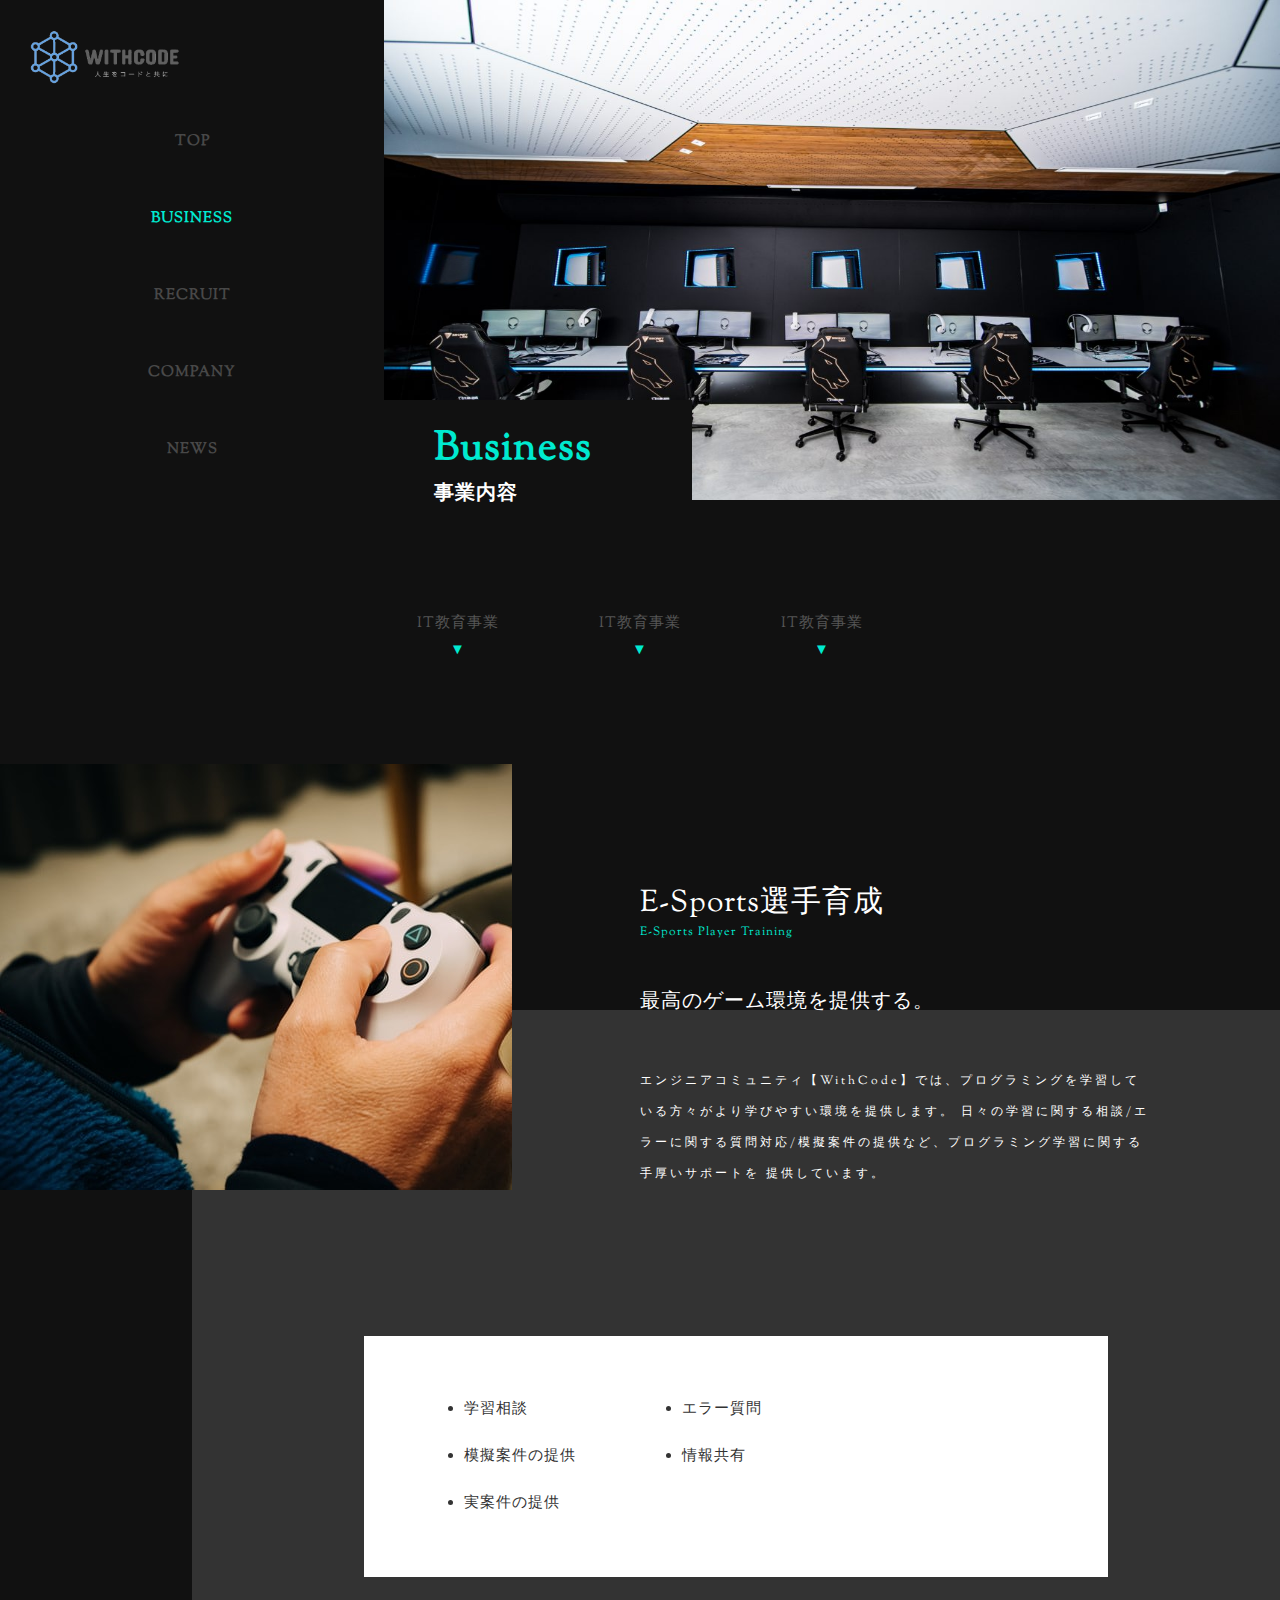
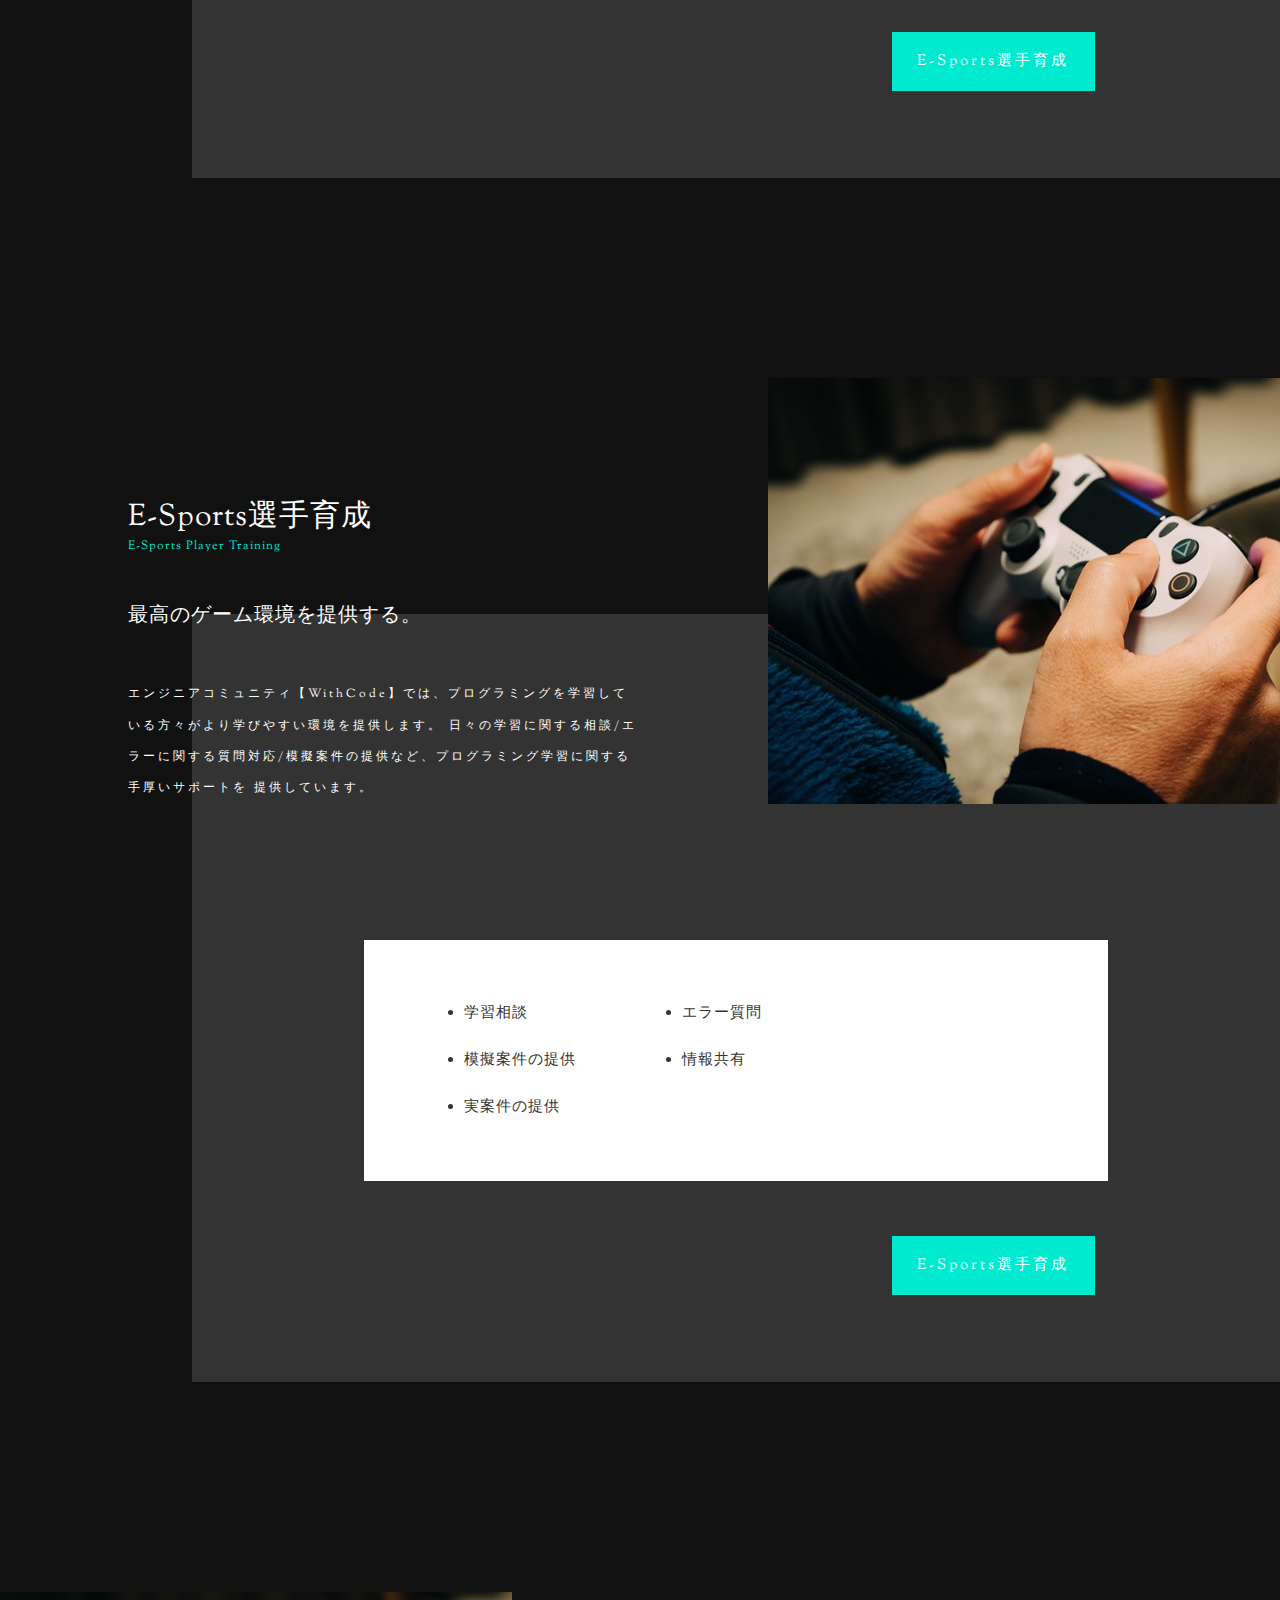
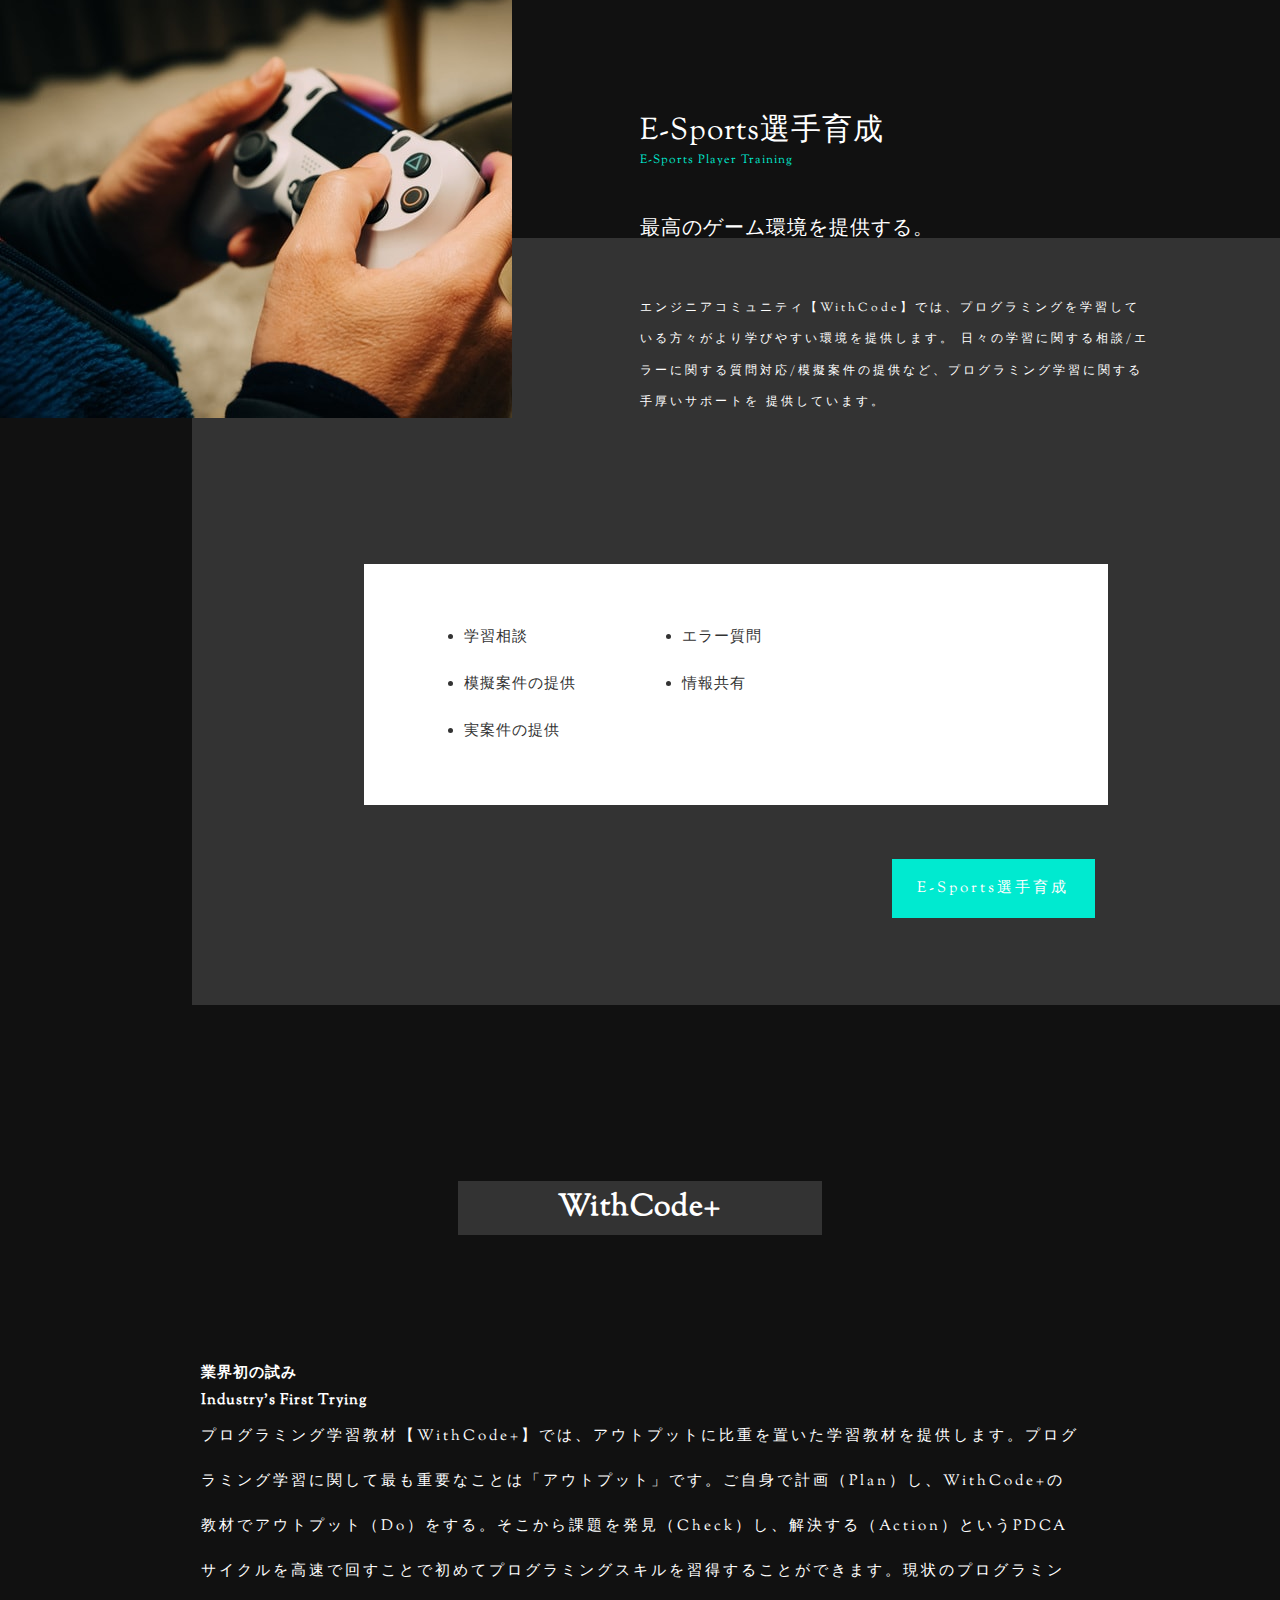
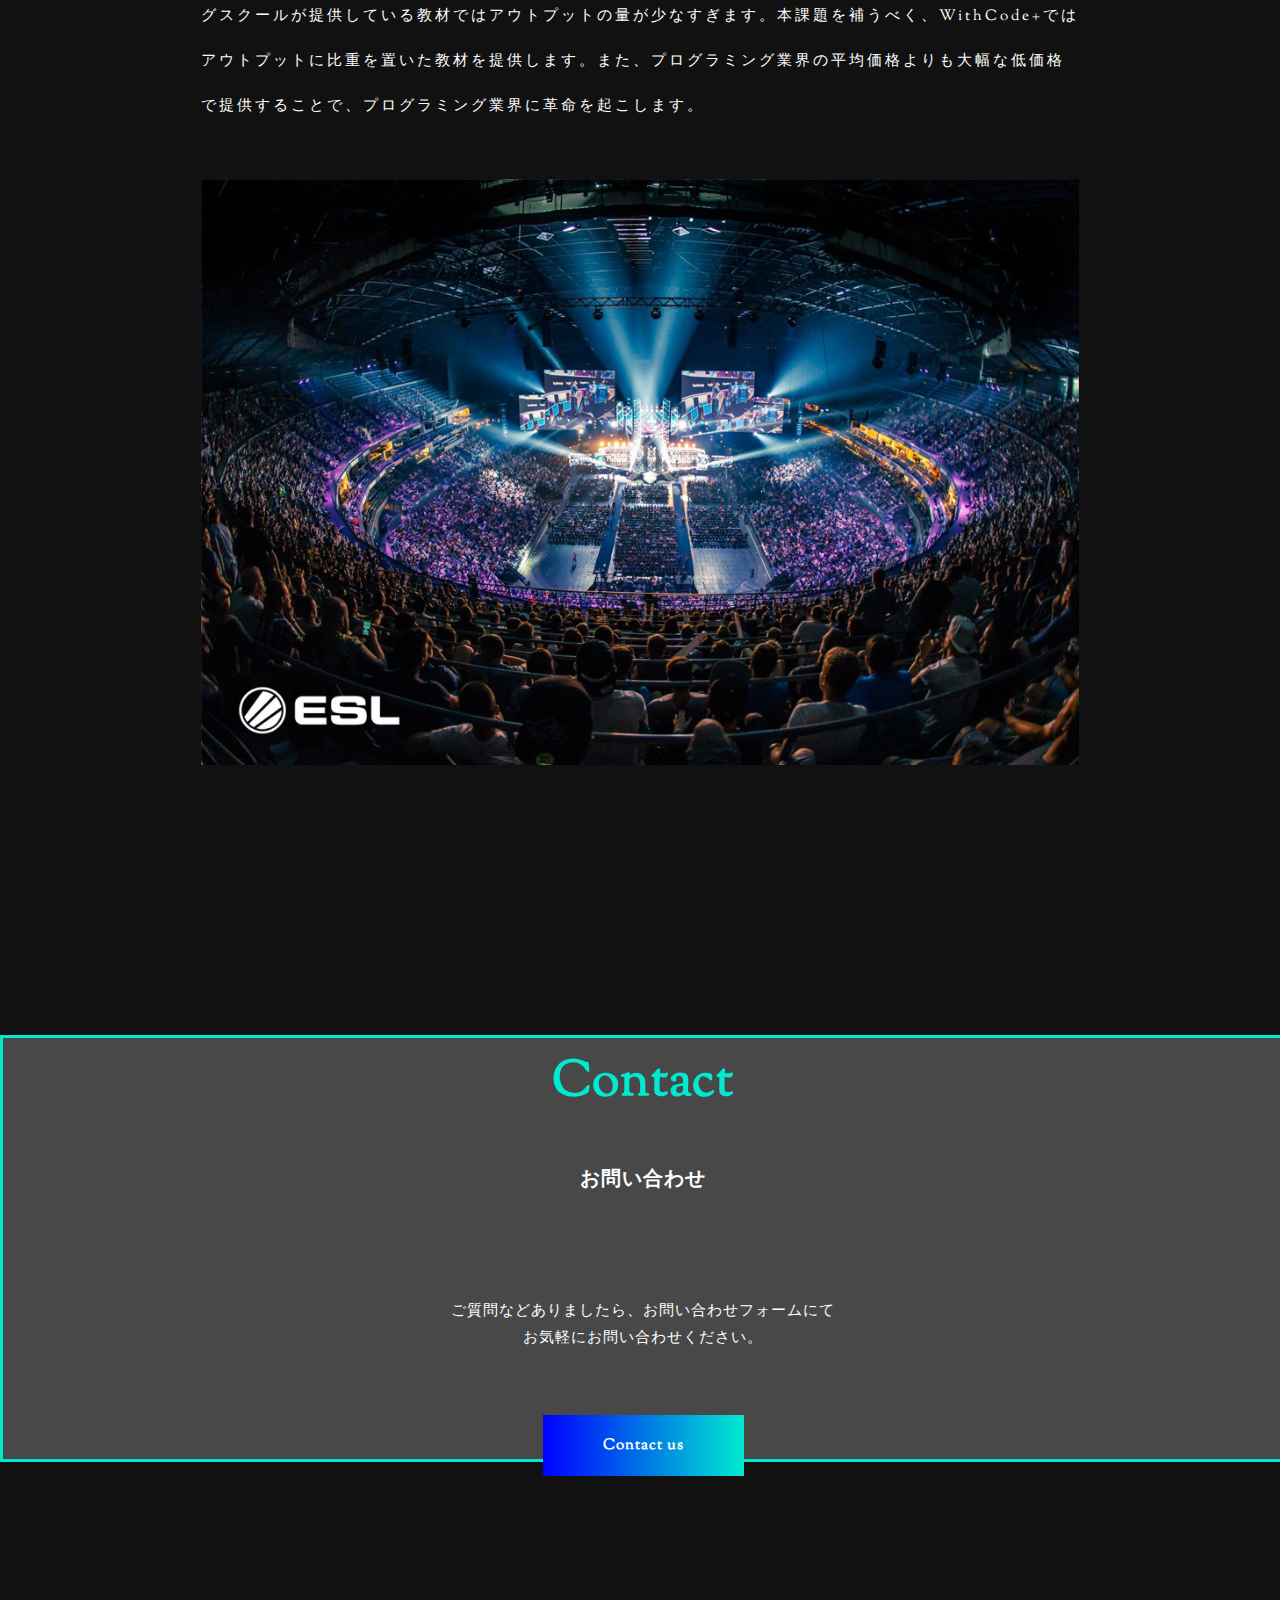
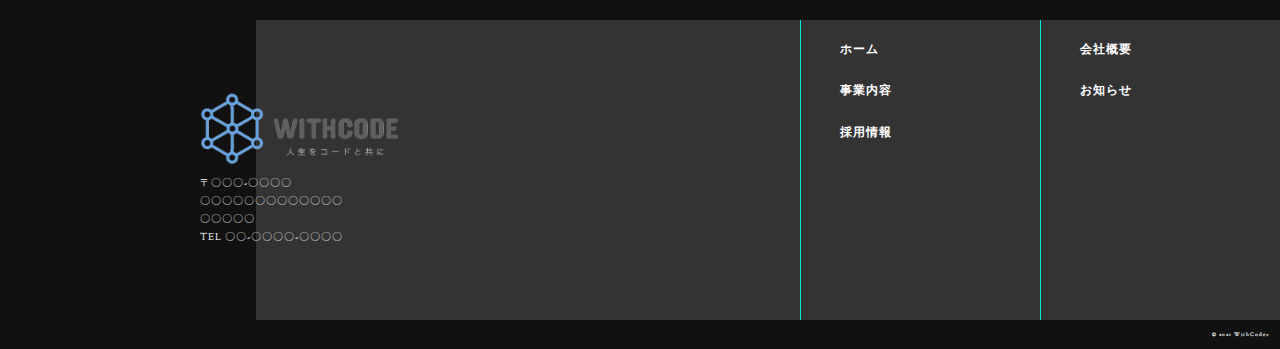
<file: html/business.html>
<!DOCTYPE html>
<html>

<head>
  <meta charset="UTF-8">
  <title>プログラミング教材「WithCode+」</title>
  <meta name="description" content="「人生をコードと共に」というビジョンを達成するべく、皆さんのプログラミング学習をサポートします。">
  <meta name="keywords" content="IT,プログラミング,コミュニティ">
  <meta name="viewport" content="width=device-width, initial-scale=1.0">
  <meta property="og:title" content="プログラミング教材「WithCode+」">
  <meta property="og:type" content="article">
  <meta property="og:url" content="https://withcode-plus.tech">
  <meta property="og:image" content="img/logo.png">
  <meta property="og:description" content="「人生をコードと共に」というビジョンを達成するべく、皆さんのプログラミング学習をサポートします。">
  <meta property="og:site_name" content="プログラミング教材">
  <link rel="icon" href="../favicon.ico">
  <link rel="apple-touch-icon" sizes="180×180" href="../img/logo.png">
  <link rel="stylesheet" type="text/css" href="../css/reset.css">
  <link rel="stylesheet" type="text/css" href="../css/commom1.css">
  <link rel="stylesheet" type="text/css" href="../css/common2.css">
  <link rel="stylesheet" type="text/css" href="../css/business.css">
  <link rel="preconnect" href="https://fonts.googleapis.com">
  <link rel="preconnect" href="https://fonts.gstatic.com" crossorigin>
  <link href="https://fonts.googleapis.com/css2?family=Sorts+Mill+Goudy&display=swap" rel="stylesheet">

</head>
<body>
  <header>
    <div class="header-all">
      <div class="header-inner">
        <img src="../img/logo.png" alt="ロゴ画像">
        <nav>
          <ul>
            <li><a href="../index.html">TOP</a></li>
            <li><a href="business.html" class="color">BUSINESS</a></li>
            <li><a href="recruit.html">RECRUIT</a></li>
            <li><a href="company.html">COMPANY</a></li>
            <li><a href="news.html">NEWS</a></li>
          </ul>
        </nav>
      </div>
      <div class="top-inner">
        <img src="../img/BUSINESS-TOP.jpg" alt="トップ画像">
        <div class="top-title">
          <h1>Business<br><small>事業内容</small></h1>
        </div>
      </div>
    </div>
  </header>
  <main>
    <section class="business">
      <div class="business-inner">
        <div class="business-top">
          <ul>
            <li><a href="#business-list1">IT教育事業<br><small>▼</small></a></li>
            <li><a href="#business-list2">IT教育事業<br><small>▼</small></a></li>
            <li><a href="#business-list3">IT教育事業<br><small>▼</small></a></li>
          </ul>
        </div>
        <div class="business-list" id="business-list1">
          <div class="business-item1">
            <img src="../img/SERVICE.jpg" alt="サービス画像">
          </div>
        <div class="business-item2">
          <h1>E-Sports選手育成<br><small>E-Sports Player Training</small></h1>
          <h2>最高のゲーム環境を提供する。</h2>
          <p>エンジニアコミュニティ【WithCode】では、プログラミングを学習している方々がより学びやすい環境を提供します。 日々の学習に関する相談/エラーに関する質問対応/模擬案件の提供など、プログラミング学習に関する手厚いサポートを
          提供しています。</p>
        </div>
        <div class="business-bg">
          <div class="business-content">
            <div class="business-element">
              <ul>
                <li>学習相談</li>
                <li>エラー質問</li>
                <li>模擬案件の提供</li>
                <li>情報共有</li>
                <li>実案件の提供</li>
              </ul>
            </div>
          </div>
          <p class="btn"><a href="#">E-Sports選手育成</a></p>
        </div>
        </div>
        <div class="business-list" id="business-list2">
          <div class="business-item1-reverse">
            <img src="../img/SERVICE.jpg" alt="サービス画像">
          </div>
        <div class="business-item2-reverse">
          <h1>E-Sports選手育成<br><small>E-Sports Player Training</small></h1>
          <h2>最高のゲーム環境を提供する。</h2>
          <p>エンジニアコミュニティ【WithCode】では、プログラミングを学習している方々がより学びやすい環境を提供します。 日々の学習に関する相談/エラーに関する質問対応/模擬案件の提供など、プログラミング学習に関する手厚いサポートを
          提供しています。</p>
        </div>
        <div class="business-bg">
          <div class="business-content">
            <div class="business-element">
              <ul>
                <li>学習相談</li>
                <li>エラー質問</li>
                <li>模擬案件の提供</li>
                <li>情報共有</li>
                <li>実案件の提供</li>
              </ul>
            </div>
          </div>
          <p class="btn"><a href="#">E-Sports選手育成</a></p>
        </div>
        </div>
        <div class="business-list" id="business-list3">
          <div class="business-item1">
            <img src="../img/SERVICE.jpg" alt="サービス画像">
          </div>
        <div class="business-item2">
          <h1>E-Sports選手育成<br><small>E-Sports Player Training</small></h1>
          <h2>最高のゲーム環境を提供する。</h2>
          <p>エンジニアコミュニティ【WithCode】では、プログラミングを学習している方々がより学びやすい環境を提供します。 日々の学習に関する相談/エラーに関する質問対応/模擬案件の提供など、プログラミング学習に関する手厚いサポートを
          提供しています。</p>
        </div>
        <div class="business-bg">
          <div class="business-content">
            <div class="business-element">
              <ul>
                <li>学習相談</li>
                <li>エラー質問</li>
                <li>模擬案件の提供</li>
                <li>情報共有</li>
                <li>実案件の提供</li>
              </ul>
            </div>
          </div>
          <p class="btn"><a href="#">E-Sports選手育成</a></p>
        </div>
        </div>
      </div>
    </section>
    <section class="letter section">
      <div class="letter-inner">
        <h1>WithCode+</h1>
        <div class="letter-list">
          <h2>業界初の試み<br>Industry's First Trying<small></small></h2>
          <div class="letter-item">
            <p>プログラミング学習教材【WithCode+】では、アウトプットに比重を置いた学習教材を提供します。プログラミング学習に関して最も重要なことは「アウトプット」です。ご自身で計画（Plan）し、WithCode+の教材でアウトプット（Do）をする。そこから課題を発見（Check）し、解決する（Action）というPDCAサイクルを高速で回すことで初めてプログラミングスキルを習得することができます。現状のプログラミングスクールが提供している教材ではアウトプットの量が少なすぎます。本課題を補うべく、WithCode+ではアウトプットに比重を置いた教材を提供します。また、プログラミング業界の平均価格よりも大幅な低価格で提供することで、プログラミング業界に革命を起こします。</p>
            <p><img src="../img/NEWS-TOP1.jpg" alt="レター画像"></p>
          </div>
        </div>
      </div>
    </section>
    <section class="contact">
      <div class="contact-inner">
        <h3>Contact<br><small>お問い合わせ</small></h3>
        <P>
          ご質問などありましたら、お問い合わせフォームにて<br>お気軽にお問い合わせください。
        </P>
        <p class="btn"><a href="">Contact us</a></p>
      </div>
    </section>
  </main>
  <footer>
      <div class="footer-inner">
        <img src="../img/logo.png" alt="ロゴ画像">
        <p>〒〇〇〇-〇〇〇〇<br>
          〇〇〇〇〇〇〇〇〇〇〇〇〇〇〇〇〇〇<br>
          TEL 〇〇-〇〇〇〇-〇〇〇〇
        </p>
      </div>
      <div class="footer-bg">
        <div class="footer-list">
          <ul>
            <li><a href="company.html">会社概要</a></li>
            <li><a href="news.html">お知らせ</a></li>
          </ul>
          <ul class="footer-item">
            <li><a href="../index.html">ホーム</a></li>
            <li><a href="business.html">事業内容</a></li>
            <li><a href="recruit.html">採用情報</a></li>
          </ul>
        </div>
      </div>
    </footer>
    <p class="copyright">© 2021 WithCode+</p>
</body>
</html>
</file>
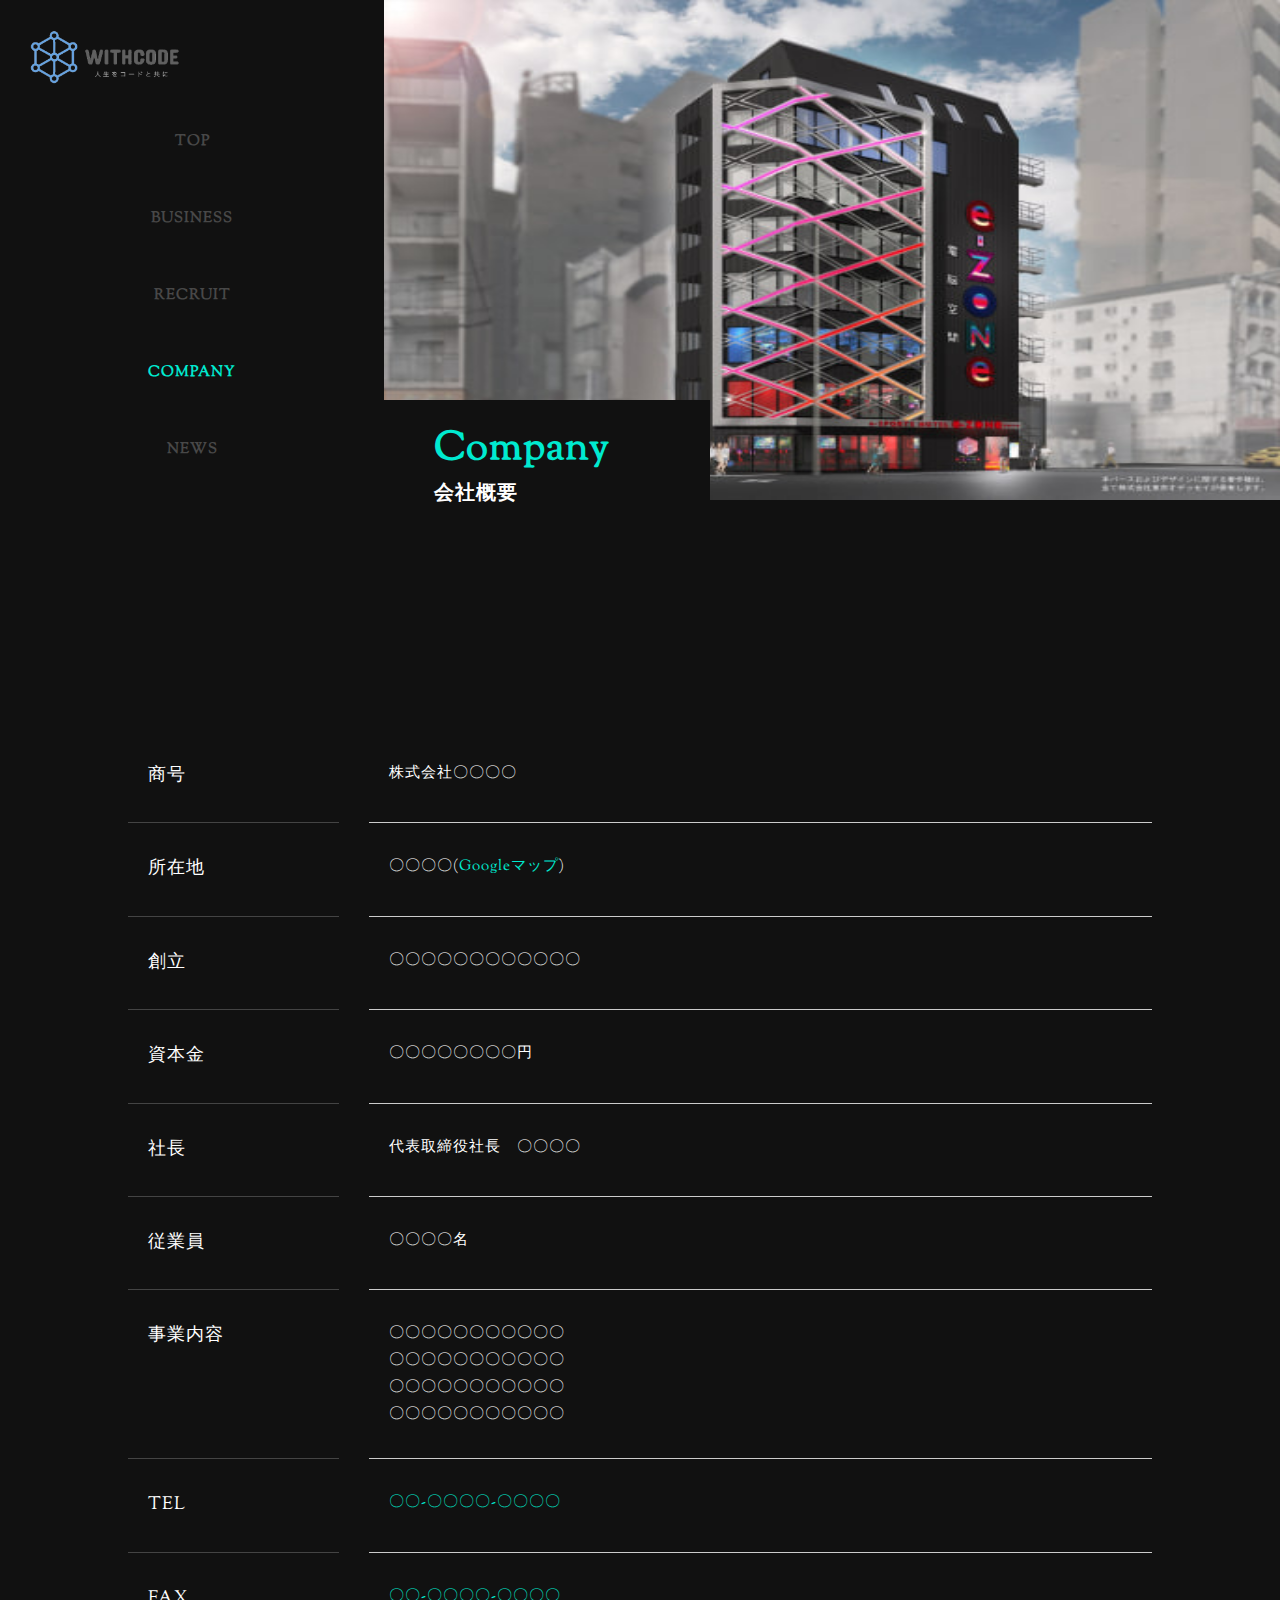
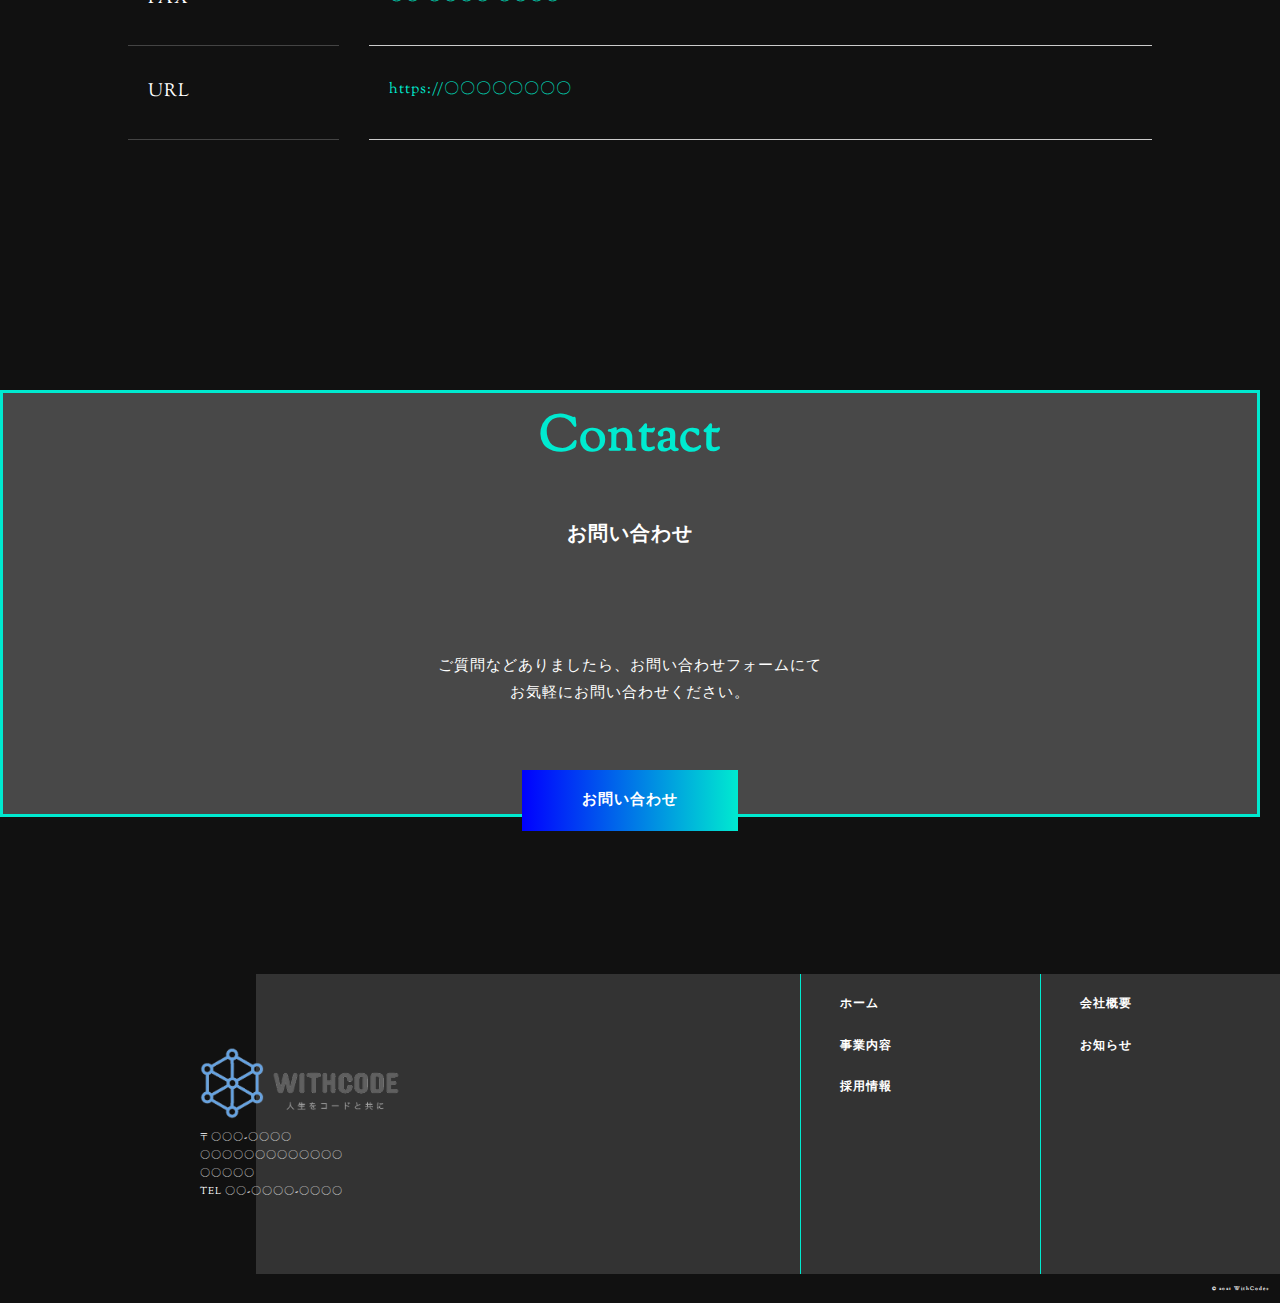
<file: html/company.html>
<!DOCTYPE html>
<html>

<head>
  <meta charset="UTF-8">
  <title>プログラミング教材「WithCode+」</title>
  <meta name="description" content="「人生をコードと共に」というビジョンを達成するべく、皆さんのプログラミング学習をサポートします。">
  <meta name="keywords" content="IT,プログラミング,コミュニティ">
  <meta name="viewport" content="width=device-width, initial-scale=1.0">
  <meta property="og:title" content="プログラミング教材「WithCode+」">
  <meta property="og:type" content="article">
  <meta property="og:url" content="https://withcode-plus.tech">
  <meta property="og:image" content="img/logo.png">
  <meta property="og:description" content="「人生をコードと共に」というビジョンを達成するべく、皆さんのプログラミング学習をサポートします。">
  <meta property="og:site_name" content="プログラミング教材">
  <link rel="icon" href="../favicon.ico">
  <link rel="apple-touch-icon" sizes="180×180" href="../img/logo.png">
  <link rel="stylesheet" type="text/css" href="../css/reset.css">
  <link rel="stylesheet" type="text/css" href="../css/commom1.css">
  <link rel="stylesheet" type="text/css" href="../css/common2.css">
  <link rel="stylesheet" type="text/css" href="../css/company.css">
  <link rel="preconnect" href="https://fonts.googleapis.com">
  <link rel="preconnect" href="https://fonts.gstatic.com" crossorigin>
  <link href="https://fonts.googleapis.com/css2?family=Sorts+Mill+Goudy&display=swap" rel="stylesheet">

</head>
<body>
  <header>
    <div class="header-all">
      <div class="header-inner">
        <img src="../img/logo.png" alt="ロゴ画像">
        <nav>
          <ul>
            <li><a href="../index.html">TOP</a></li>
            <li><a href="business.html">BUSINESS</a></li>
            <li><a href="recruit.html">RECRUIT</a></li>
            <li><a href="company.html" class="color">COMPANY</a></li>
            <li><a href="news.html">NEWS</a></li>
          </ul>
        </nav>
      </div>
      <div class="top-inner">
        <img src="../img/e-zone.jpg" alt="トップ画像">
        <div class="top-title">
          <h1>Company<br><small>会社概要</small></h1>
        </div>
      </div>
    </div>
  </header>
  <main>
    <section class="company section">
      <div class="company-inner">
        <ul class="company-list">
          <li>
            <span>商号</span>
            <p>株式会社〇〇〇〇</p>
          </li>
          <li>
            <span>所在地</span>
            <p>〇〇〇〇(<a href="" class="map-link">Googleマップ</a>)</p>
          </li>
          <li>
            <span>創立</span>
            <p>〇〇〇〇〇〇〇〇〇〇〇〇</p>
          </li>
          <li>
            <span>資本金</span>
            <p>〇〇〇〇〇〇〇〇円</p>
          </li>
          <li>
            <span>社長</span>
            <p>代表取締役社長　〇〇〇〇</p>
          </li>
          <li>
            <span>従業員</span>
            <p>〇〇〇〇名</p>
          </li>
          <li>
            <span>事業内容</span>
            <p>〇〇〇〇〇〇〇〇〇〇〇<br>
               〇〇〇〇〇〇〇〇〇〇〇<br>
               〇〇〇〇〇〇〇〇〇〇〇<br>
               〇〇〇〇〇〇〇〇〇〇〇<br>
            </p>
          </li>
          <li>
            <span>TEL</span>
            <p><a href="">〇〇-〇〇〇〇-〇〇〇〇</a></p>
          </li>
          <li>
            <span>FAX</span>
            <p><a href="">〇〇-〇〇〇〇-〇〇〇〇</a></p>
          </li>
          <li>
            <span>URL</span>
            <p><a href="">https://〇〇〇〇〇〇〇〇</a></p>
          </li>
        </ul>
      </div>
    </section>
    <section class="contact">
      <div class="contact-inner">
        <h3>Contact<br><small>お問い合わせ</small></h3>
        <p>ご質問などありましたら、お問い合わせフォームにて<br>お気軽にお問い合わせください。</p>
        <p class="btn"><a href="">お問い合わせ</a></p>
      </div>
    </section>
  </main>
  <footer>
    <div class="footer-inner">
      <img src="../img/logo.png" alt="ロゴ画像">
      <p>〒〇〇〇-〇〇〇〇<br>
        〇〇〇〇〇〇〇〇〇〇〇〇〇〇〇〇〇〇<br>
        TEL 〇〇-〇〇〇〇-〇〇〇〇
      </p>
    </div>
    <div class="footer-bg">
      <div class="footer-list">
        <ul>
          <li><a href="company.html">会社概要</a></li>
          <li><a href="news.html">お知らせ</a></li>
        </ul>
        <ul class="footer-item">
          <li><a href="../index.html">ホーム</a></li>
          <li><a href="business.html">事業内容</a></li>
          <li><a href="recruit.html">採用情報</a></li>
        </ul>
      </div>
    </div>
  </footer>
  <p class="copyright">© 2021 WithCode+</p>
</body>
</html>
</file>
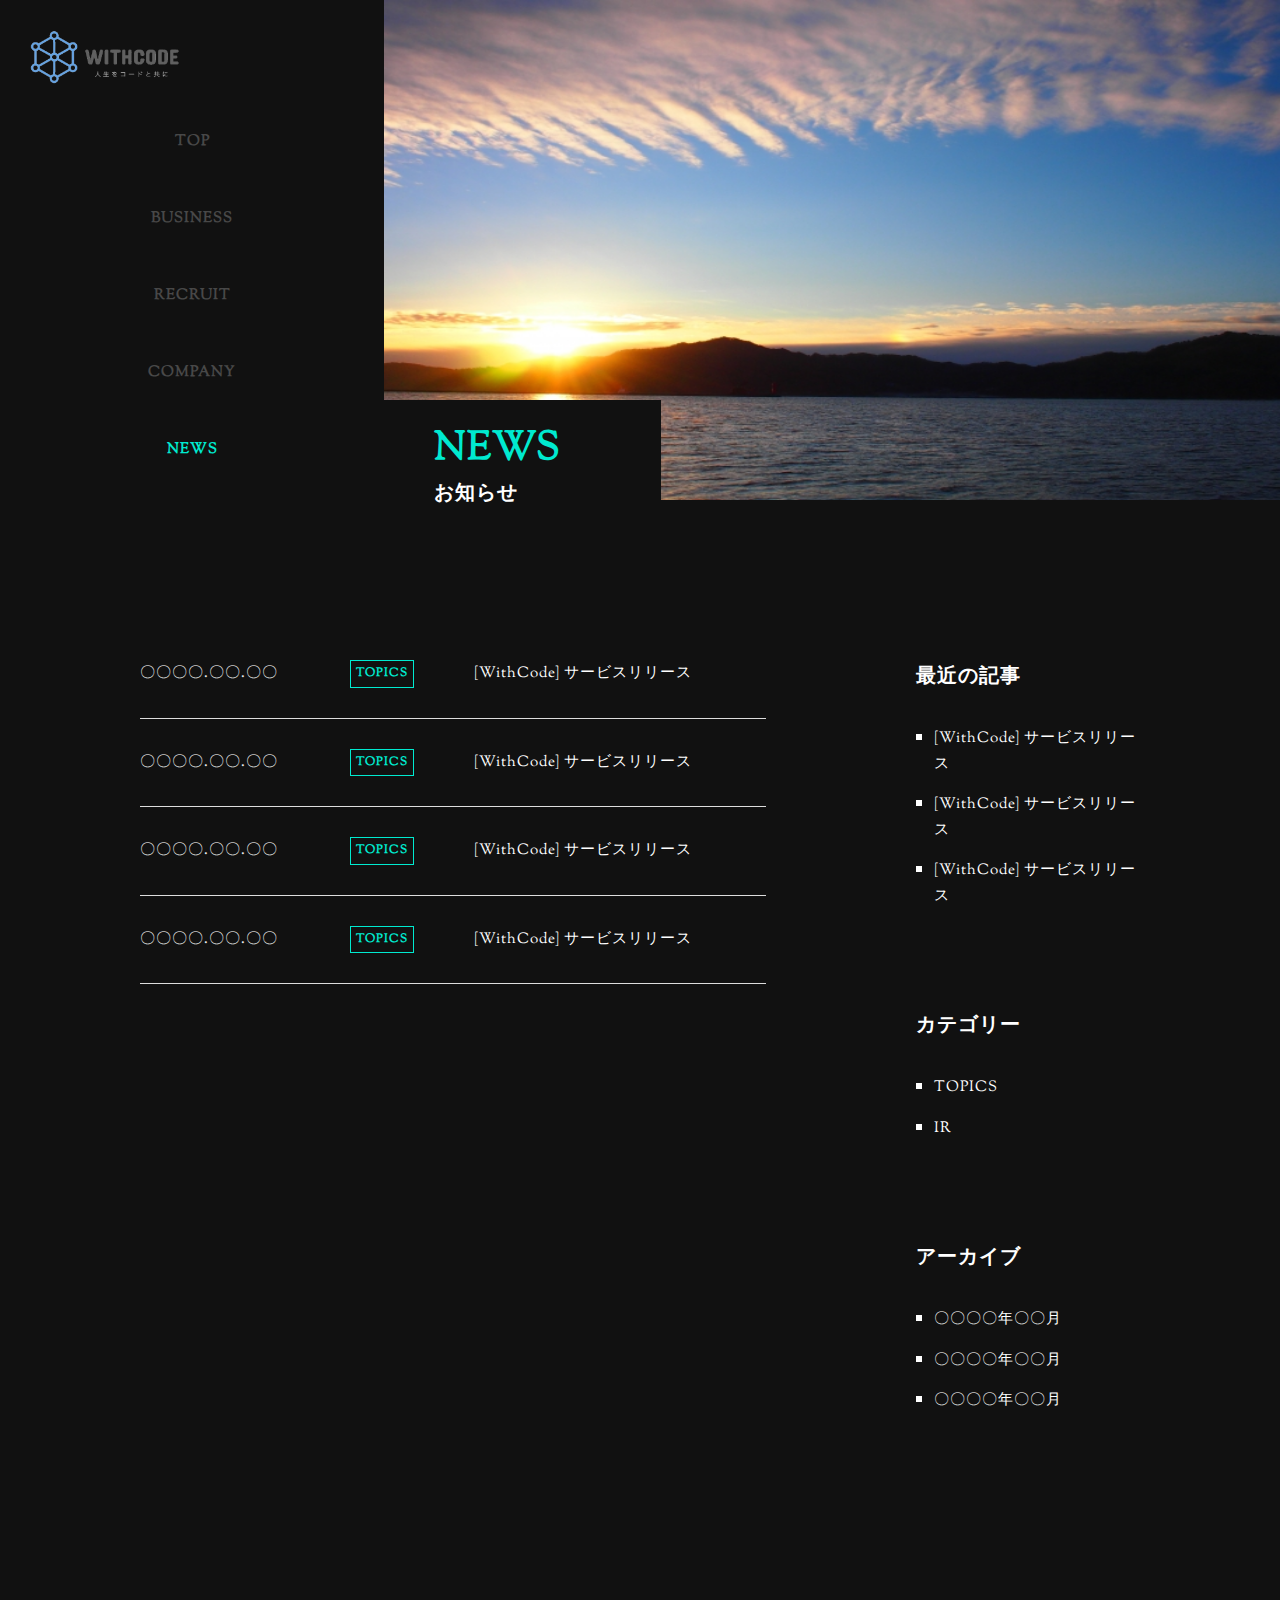
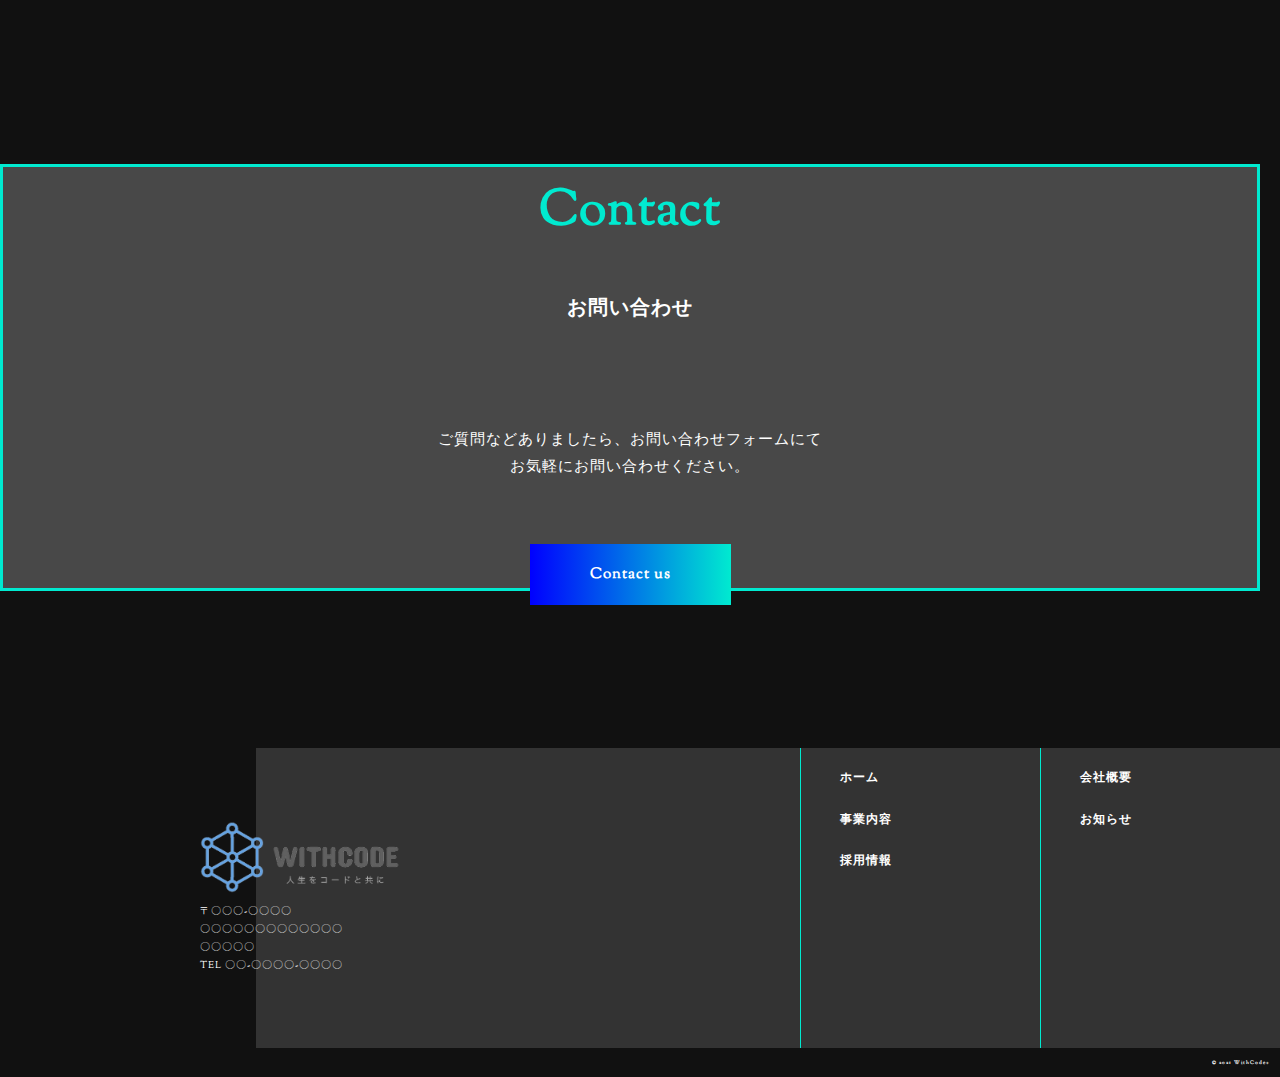
<file: html/news.html>
<!DOCTYPE html>
<html>

<head>
  <meta charset="UTF-8">
  <title>プログラミング教材「WithCode+」</title>
  <meta name="description" content="「人生をコードと共に」というビジョンを達成するべく、皆さんのプログラミング学習をサポートします。">
  <meta name="keywords" content="IT,プログラミング,コミュニティ">
  <meta name="viewport" content="width=device-width, initial-scale=1.0">
  <meta property="og:title" content="プログラミング教材「WithCode+」">
  <meta property="og:type" content="article">
  <meta property="og:url" content="https://withcode-plus.tech">
  <meta property="og:image" content="img/logo.png">
  <meta property="og:description" content="「人生をコードと共に」というビジョンを達成するべく、皆さんのプログラミング学習をサポートします。">
  <meta property="og:site_name" content="プログラミング教材">
  <link rel="icon" href="../favicon.ico">
  <link rel="apple-touch-icon" sizes="180×180" href="../img/logo.png">
  <link rel="stylesheet" type="text/css" href="../css/reset.css">
  <link rel="stylesheet" type="text/css" href="../css/commom1.css">
  <link rel="stylesheet" type="text/css" href="../css/common2.css">
  <link rel="stylesheet" type="text/css" href="../css/news.css">
  <link rel="preconnect" href="https://fonts.googleapis.com">
  <link rel="preconnect" href="https://fonts.gstatic.com" crossorigin>
  <link href="https://fonts.googleapis.com/css2?family=Sorts+Mill+Goudy&display=swap" rel="stylesheet">

</head>
<body>
  <header>
<div class="header-all">
  <div class="header-inner">
    <img src="../img/logo.png" alt="ロゴ画像">
    <nav>
      <ul>
        <li><a href="../index.html">TOP</a></li>
        <li><a href="business.html">BUSINESS</a></li>
        <li><a href="recruit.html">RECRUIT</a></li>
        <li><a href="company.html">COMPANY</a></li>
        <li><a href="news.html" class="color">NEWS</a></li>
      </ul>
    </nav>
  </div>
  <div class="top-inner">
    <img src="../img/news.png" alt="トップ画像">
      <h1>NEWS<br><small>お知らせ</small></h1>
  </div>
</div>
  </header>
  <main>
    <section class="news section">
      <div class="news-inner">
        <div class="news-main">
          <ul class="news-list">
            <li>
              <span class="news-date">〇〇〇〇.〇〇.〇〇</span>
              <p class="news-category">TOPICS</p>
              <a href="#" class="news-ttl">[WithCode] サービスリリース</a>
            </li>
            <li>
              <span class="news-date">〇〇〇〇.〇〇.〇〇</span>
              <p class="news-category">TOPICS</p>
              <a href="#" class="news-ttl">[WithCode] サービスリリース</a>
            </li>
            <li>
              <span class="news-date">〇〇〇〇.〇〇.〇〇</span>
              <p class="news-category">TOPICS</p>
              <a href="#" class="news-ttl">[WithCode] サービスリリース</a>
            </li>
            <li>
              <span class="news-date">〇〇〇〇.〇〇.〇〇</span>
              <p class="news-category">TOPICS</p>
              <a href="#" class="news-ttl">[WithCode] サービスリリース</a>
            </li>
          </ul>
        </div>
        <div class="news-side">
          <div class="news-side-link">
            <p>最近の記事</p>
            <ul class="news-side-list">
              <li><a href="#">[WithCode] サービスリリース</a></li>
              <li><a href="#">[WithCode] サービスリリース</a></li>
              <li><a href="#">[WithCode] サービスリリース</a></li>
            </ul>
          </div>
          <div class="news-side-link">
            <p>カテゴリー</p>
            <ul class="news-side-list">
              <li><a href="#">TOPICS</a></li>
              <li><a href="#">IR</a></li>
            </ul>
          </div>
          <div class="news-side-link">
            <p>アーカイブ</p>
            <ul class="news-side-list">
              <li><a href="#">〇〇〇〇年〇〇月</a></li>
              <li><a href="#">〇〇〇〇年〇〇月</a></li>
              <li><a href="#">〇〇〇〇年〇〇月</a></li>
            </ul>
          </div>
        </div>
      </div>
    </section>
    <section class="contact">
      <div class="contact-inner">
        <h3>Contact<br><small>お問い合わせ</small></h3>
        <p>ご質問などありましたら、お問い合わせフォームにて<br>お気軽にお問い合わせください。</p>
        <p class="btn"><a href="">Contact us</a></p>
      </div>
    </section>
  </main>
  <footer>
    <div class="footer-inner">
      <img src="../img/logo.png" alt="ロゴ画像">
      <p>〒〇〇〇-〇〇〇〇<br>
        〇〇〇〇〇〇〇〇〇〇〇〇〇〇〇〇〇〇<br>
        TEL 〇〇-〇〇〇〇-〇〇〇〇
      </p>
    </div>
    <div class="footer-bg">
      <div class="footer-list">
        <ul>
          <li><a href="company.html">会社概要</a></li>
          <li><a href="news.html">お知らせ</a></li>
        </ul>
        <ul class="footer-item">
          <li><a href="../index.html">ホーム</a></li>
          <li><a href="business.html">事業内容</a></li>
          <li><a href="recruit.html">採用情報</a></li>
        </ul>
      </div>
    </div>
  </footer>
  <p class="copyright">© 2021 WithCode+</p>
</body>

</html>
</file>
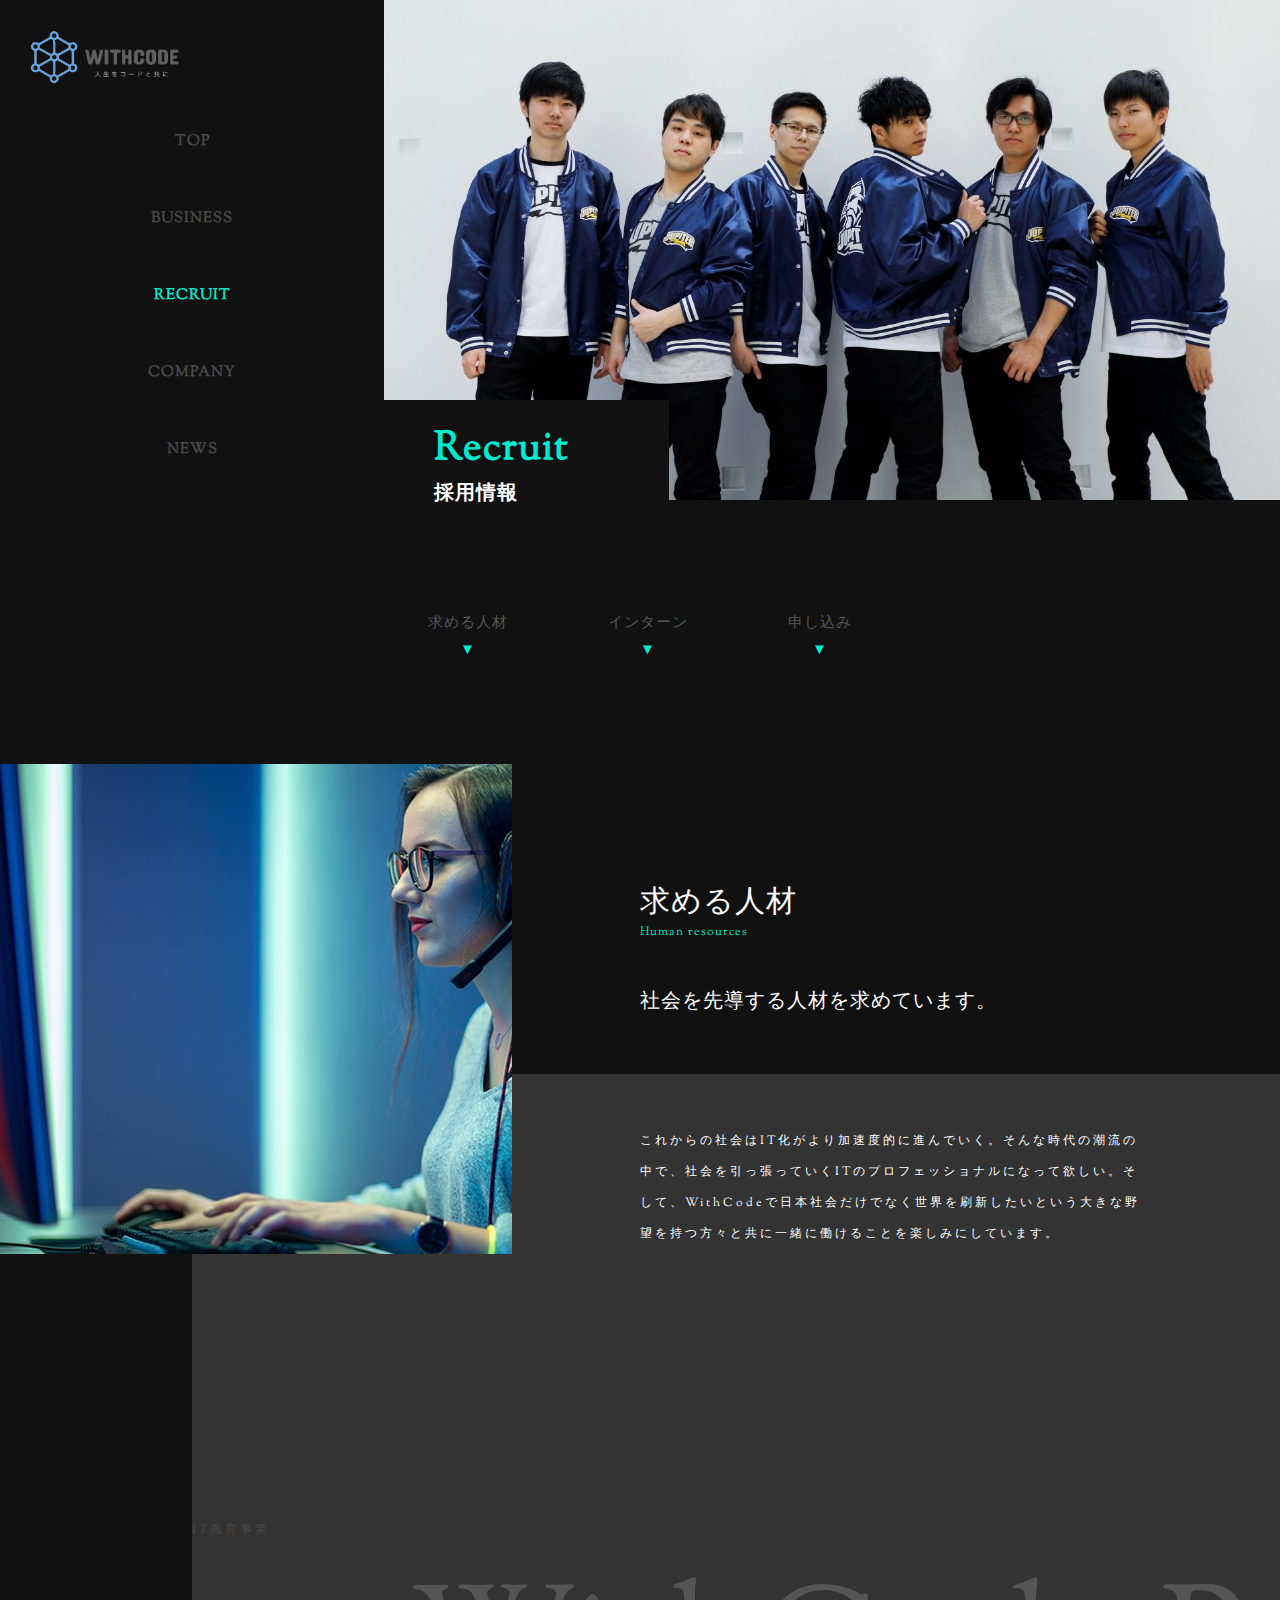
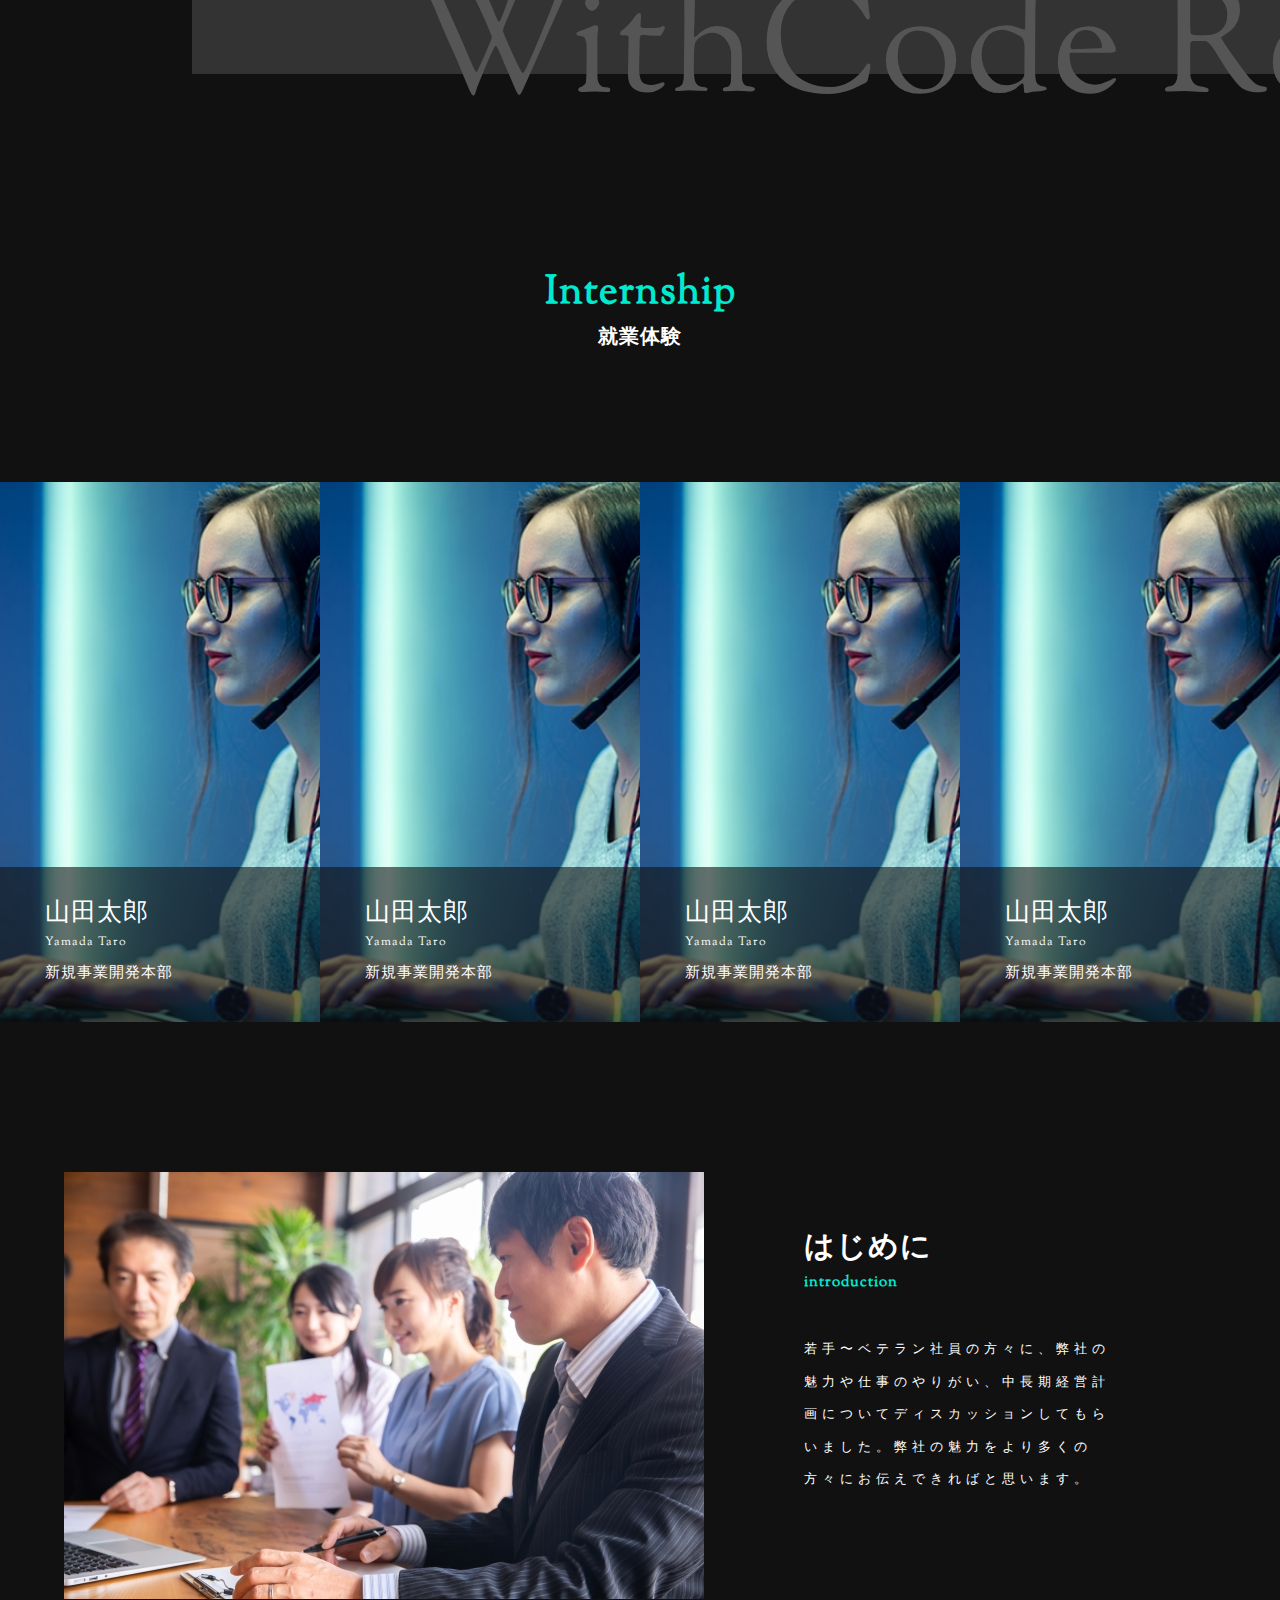
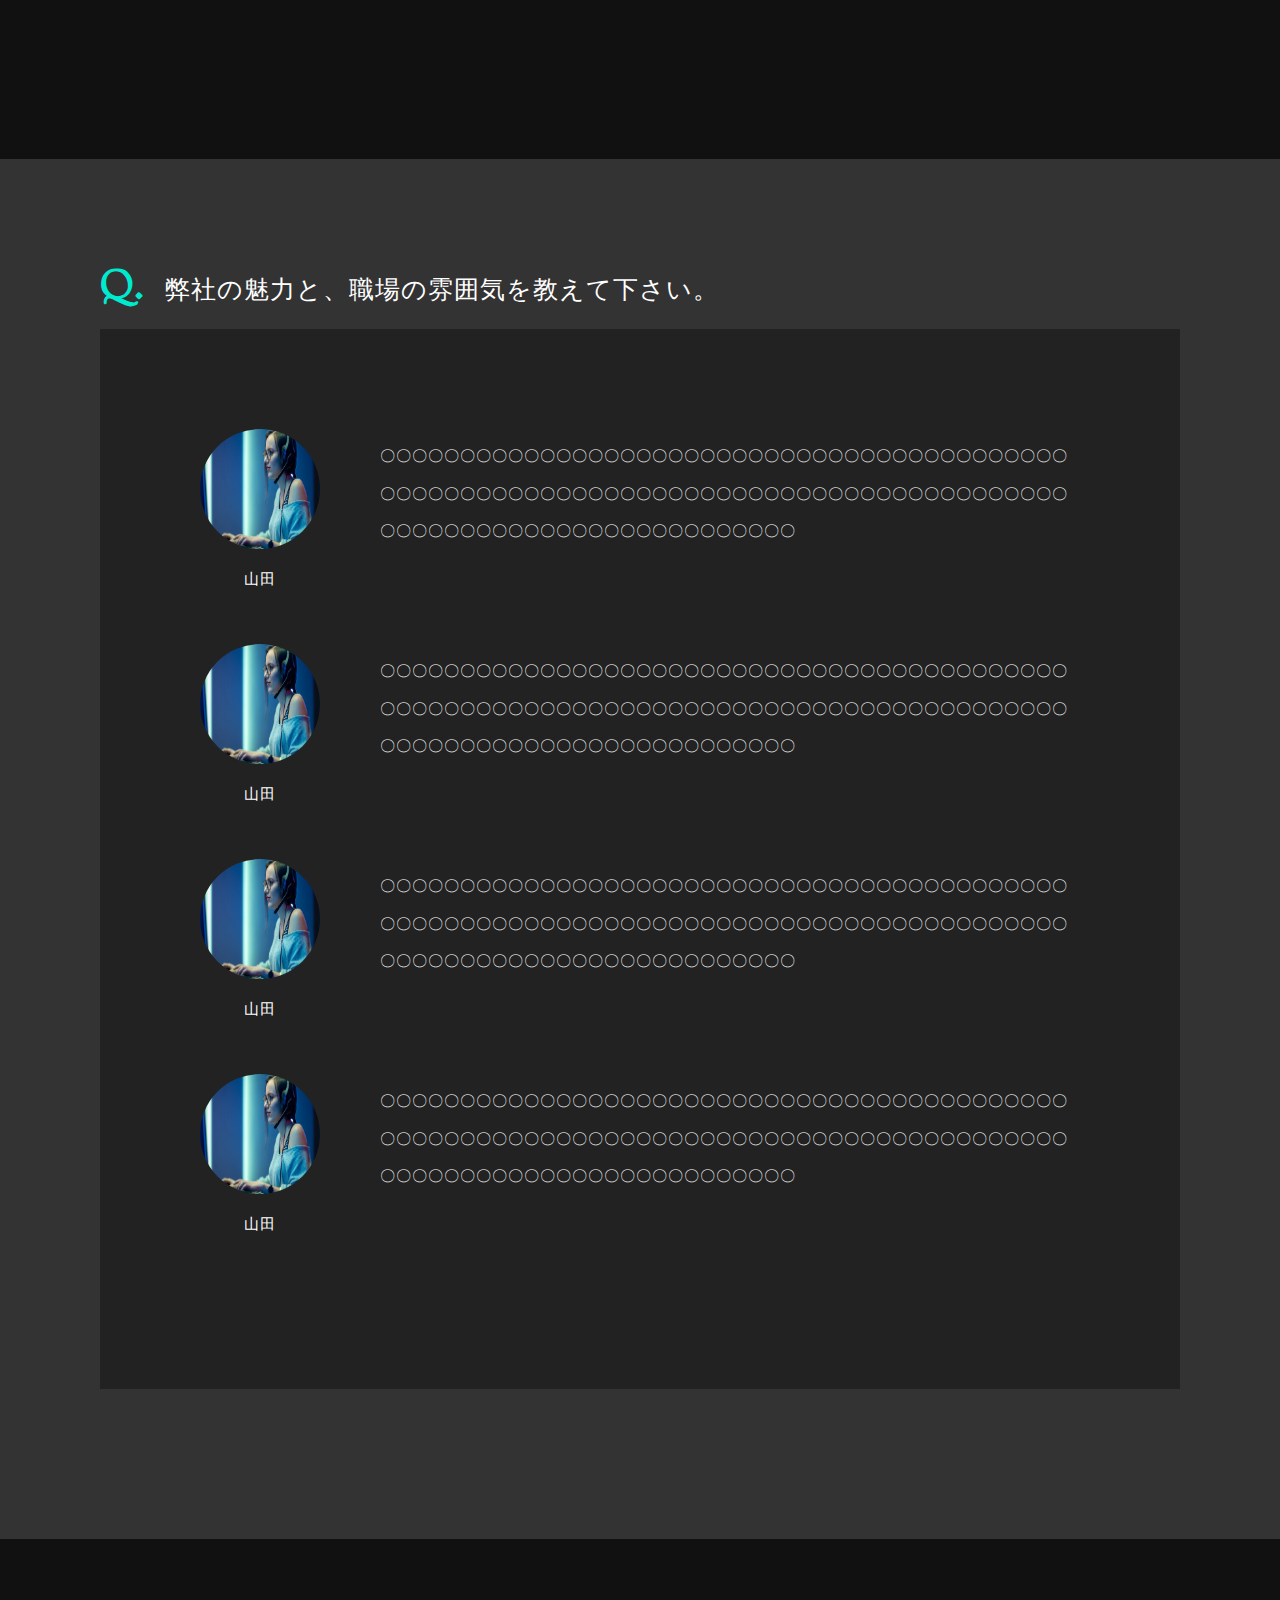
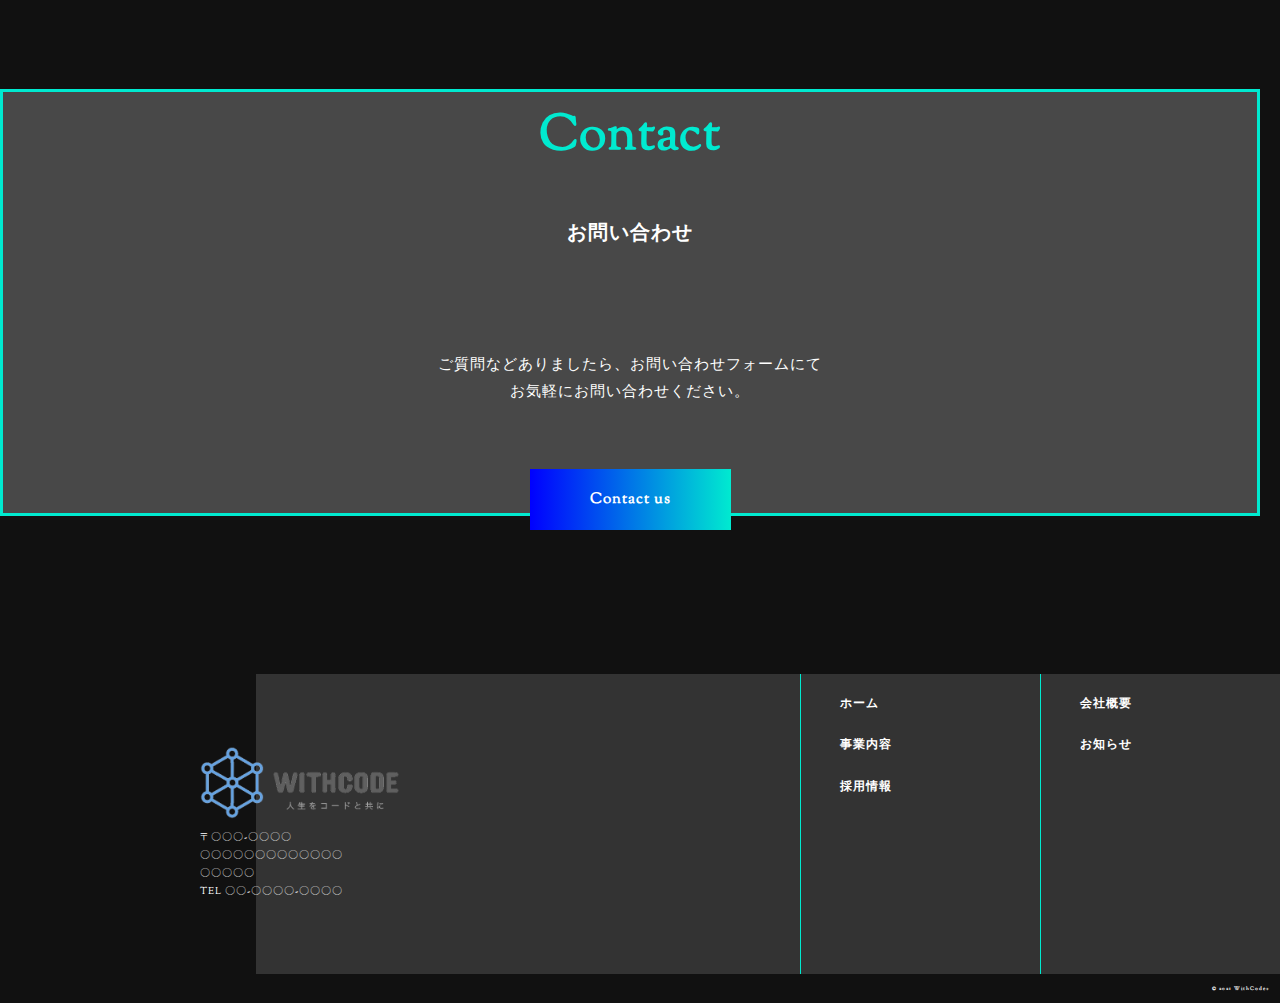
<file: html/recruit.html>
<!DOCTYPE html>
<html>

<head>
  <meta charset="UTF-8">
  <title>プログラミング教材「WithCode+」</title>
  <meta name="description" content="「人生をコードと共に」というビジョンを達成するべく、皆さんのプログラミング学習をサポートします。">
  <meta name="keywords" content="IT,プログラミング,コミュニティ">
  <meta name="viewport" content="width=device-width, initial-scale=1.0">
  <meta property="og:title" content="プログラミング教材「WithCode+」">
  <meta property="og:type" content="article">
  <meta property="og:url" content="https://withcode-plus.tech">
  <meta property="og:image" content="img/logo.png">
  <meta property="og:description" content="「人生をコードと共に」というビジョンを達成するべく、皆さんのプログラミング学習をサポートします。">
  <meta property="og:site_name" content="プログラミング教材">
  <link rel="icon" href="../favicon.ico">
  <link rel="apple-touch-icon" sizes="180×180" href="../img/logo.png">
  <link rel="stylesheet" type="text/css" href="../css/reset.css">
  <link rel="stylesheet" type="text/css" href="../css/commom1.css">
  <link rel="stylesheet" type="text/css" href="../css/common2.css">
  <link rel="stylesheet" type="text/css" href="../css/recruit.css">
  <link rel="preconnect" href="https://fonts.googleapis.com">
  <link rel="preconnect" href="https://fonts.gstatic.com" crossorigin>
  <link href="https://fonts.googleapis.com/css2?family=Sorts+Mill+Goudy&display=swap" rel="stylesheet">

</head>
<body>
  <header>
    <div class="header-all">
      <div class="header-inner">
        <img src="../img/logo.png" alt="ロゴ画像">
        <nav>
          <ul>
            <li><a href="../index.html">TOP</a></li>
            <li><a href="business.html">BUSINESS</a></li>
            <li><a href="recruit.html" class="color">RECRUIT</a></li>
            <li><a href="company.html">COMPANY</a></li>
            <li><a href="news.html">NEWS</a></li>
          </ul>
        </nav>
      </div>
      <div class="top-inner">
        <img src="../img/recruit-jup.jpg" alt="トップ画像">
        <div class="top-title">
          <h1>Recruit<br><small>採用情報</small></h1>
        </div>
      </div>
    </div>
  </header>
  <main>
    <section class="recruit">
      <div class="recruit-inner">
        <div class="recruit-top">
          <ul>
            <li><a href="#recruit-list1">求める人材<br><small>▼</small></a></li>
            <li><a href="#recruit-list2">インターン<br><small>▼</small></a></li>
            <li><a href="#recruit-list3">申し込み<br><small>▼</small></a></li>
          </ul>
        </div>
        <div class="recruit-list" id="recruit-list1">
          <div class="recruit-item1">
            <img src="../img/rec-mem.jpg" alt="サービス画像">
          </div>
          <div class="recruit-item2">
            <h1>求める人材<br><small>Human resources</small></h1>
            <h2>社会を先導する人材を求めています。</h2>
            <p>これからの社会はIT化がより加速度的に進んでいく。そんな時代の潮流の中で、社会を引っ張っていくITのプロフェッショナルになって欲しい。そして、WithCodeで日本社会だけでなく世界を刷新したいという大きな野望を持つ方々と共に一緒に働けることを楽しみにしています。</p>
          </div>
          <div class="recruit-bg">
            <div class="recruit-content">
              <div class="recruit-element">
                <p>WithCode Recruit</p>
              </div>
            </div>
            <p class="btn"><a href="#">IT教育事業</a></p>
          </div>
        </div>
      </div>
      </section>
      <section class="intern" id ="recruit-list2">
        <h1><span>Internship</span><br><small>就業体験</small></h1>
        <ul class="member">
          <li class="member1">
            <div class="member-info">
              <h2 class="member-name">
                <p>山田太郎<br><small>Yamada Taro</small></p>
              </h2>
              <p class="member-department">新規事業開発本部</p>
            </div>
          </li>
          <li class="member1">
            <div class="member-info">
              <h2 class="member-name">
                <p>山田太郎<br><small>Yamada Taro</small></p>
              </h2>
              <p class="member-department">新規事業開発本部</p>
            </div>
          </li>
          <li class="member1">
            <div class="member-info">
              <h2 class="member-name">
                <p>山田太郎<br><small>Yamada Taro</small></p>
              </h2>
              <p class="member-department">新規事業開発本部</p>
            </div>
          </li>
          <li class="member1">
            <div class="member-info">
              <h2 class="member-name">
                <p>山田太郎<br><small>Yamada Taro</small></p>
              </h2>
              <p class="member-department">新規事業開発本部</p>
            </div>
          </li>
        </ul>
        <div class="intern-intro">
          <div class="intro-img">
            <img src="../img/intern.png" alt="インターン画像">
          </div>
        <div class="intro-txt">
          <h2>はじめに<br><small>introduction</small></h2>
          <p class="intro-descript">若手〜ベテラン社員の方々に、弊社の魅力や仕事のやりがい、中長期経営計画についてディスカッションしてもらいました。弊社の魅力をより多くの方々にお伝えできればと思います。</p>
        </div>
        </div>
        <div class="discussion-talk">
          <div class="discussion-inner">
            <div class="questinn">
              <div class="question-ttl">
                <p><span>Q.</span>弊社の魅力と、職場の雰囲気を教えて下さい。</p>
              </div>
              <ul class="question-list">
                <li>
                  <div class="question-member">
                    <img src="../img/rec-mem.jpg" alt="山田画像">
                    <p>山田</p>
                  </div>
                  <p class="question-txt">〇〇〇〇〇〇〇〇〇〇〇〇〇〇〇〇〇〇〇〇〇〇〇〇〇〇〇〇〇〇〇〇〇〇〇〇〇〇〇〇〇〇〇〇〇〇〇〇〇〇〇〇〇〇〇〇〇〇〇〇〇〇〇〇〇〇〇〇〇〇〇〇〇〇〇〇〇〇〇〇〇〇〇〇〇〇〇〇〇〇〇〇〇〇〇〇〇〇〇〇〇〇〇〇〇〇〇〇〇〇〇〇</p>
                </li>
                <li>
                  <div class="question-member">
                    <img src="../img/rec-mem.jpg" alt="山田画像">
                    <p>山田</p>
                  </div>
                  <p class="question-txt">〇〇〇〇〇〇〇〇〇〇〇〇〇〇〇〇〇〇〇〇〇〇〇〇〇〇〇〇〇〇〇〇〇〇〇〇〇〇〇〇〇〇〇〇〇〇〇〇〇〇〇〇〇〇〇〇〇〇〇〇〇〇〇〇〇〇〇〇〇〇〇〇〇〇〇〇〇〇〇〇〇〇〇〇〇〇〇〇〇〇〇〇〇〇〇〇〇〇〇〇〇〇〇〇〇〇〇〇〇〇〇〇</p>
                </li>
                <li>
                  <div class="question-member">
                    <img src="../img/rec-mem.jpg" alt="山田画像">
                    <p>山田</p>
                  </div>
                  <p class="question-txt">〇〇〇〇〇〇〇〇〇〇〇〇〇〇〇〇〇〇〇〇〇〇〇〇〇〇〇〇〇〇〇〇〇〇〇〇〇〇〇〇〇〇〇〇〇〇〇〇〇〇〇〇〇〇〇〇〇〇〇〇〇〇〇〇〇〇〇〇〇〇〇〇〇〇〇〇〇〇〇〇〇〇〇〇〇〇〇〇〇〇〇〇〇〇〇〇〇〇〇〇〇〇〇〇〇〇〇〇〇〇〇〇</p>
                </li>
                <li>
                  <div class="question-member">
                    <img src="../img/rec-mem.jpg" alt="山田画像">
                    <p>山田</p>
                  </div>
                  <p class="question-txt">〇〇〇〇〇〇〇〇〇〇〇〇〇〇〇〇〇〇〇〇〇〇〇〇〇〇〇〇〇〇〇〇〇〇〇〇〇〇〇〇〇〇〇〇〇〇〇〇〇〇〇〇〇〇〇〇〇〇〇〇〇〇〇〇〇〇〇〇〇〇〇〇〇〇〇〇〇〇〇〇〇〇〇〇〇〇〇〇〇〇〇〇〇〇〇〇〇〇〇〇〇〇〇〇〇〇〇〇〇〇〇〇</p>
                </li>
              </ul>
            </div>
          </div>
        </div>
      </section>
      <section class="contact">
        <div class="contact-inner">
          <h3>Contact<br><small>お問い合わせ</small></h3>
          <P>
            ご質問などありましたら、お問い合わせフォームにて<br>お気軽にお問い合わせください。
          </P>
          <p class="btn"><a href="">Contact us</a></p>
        </div>
      </section>
  </main>
  <footer>
    <div class="footer-inner">
      <img src="../img/logo.png" alt="ロゴ画像">
      <p>〒〇〇〇-〇〇〇〇<br>
      〇〇〇〇〇〇〇〇〇〇〇〇〇〇〇〇〇〇<br>
      TEL 〇〇-〇〇〇〇-〇〇〇〇</p>
    </div>
    <div class="footer-bg">
      <div class="footer-list">
        <ul>
          <li><a href="company.html">会社概要</a></li>
          <li><a href="news.html">お知らせ</a></li>
        </ul>
        <ul class="footer-item">
          <li><a href="../index.html">ホーム</a></li>
          <li><a href="business.html">事業内容</a></li>
          <li><a href="recruit.html">採用情報</a></li>
        </ul>
      </div>
    </div>
  </footer>
  <p class="copyright">©︎ 2021 WithCode+</p>
</body>

</html>
</file>
<file: css/commom1.css>
body {
  font-size: 15px;
  line-height: 1.8;
  letter-spacing: 1px;
  word-break: break-all;
  color: #fff;
  background-color: #111;
  font-family: 'Sorts Mill Goudy', serif;
}

a {
  text-decoration: none;
  color: #484848;
}

li {
  list-style: none;
}
</file>
<file: css/common2.css>
.contact {
  position: relative;
  width: 98%;
  background: #484848;
  border: #00EAD0 solid 3px;

}

.contact h3 {
  font-size: 50px;
  color: #00EAD0;
  text-align: center;
}

.contact h3 small {
  font-size: 20px;
  color: #fff;
}

.contact p {
  width: 40%;
  margin: 0 auto;
  text-align: center;
  padding-top: 80px;
}

.contact .btn a {
  text-align: center;
  position: relative;
  background: linear-gradient(to right, blue, #00EAD0);
  padding: 20px 60px;
  color: #fff;
  font-weight: bold;
}

.header-all {
  width: 100%;
  position: relative;
}

.header-inner img {
  position: absolute;
  width: 150px;
  padding: 30px;
}

.header-inner nav ul {
  position: absolute;
  text-align: center;
  width: 30%;
  padding-top: 10%;
}

.header-inner nav ul li {
  padding-bottom: 50px;
  font-weight: bold;
}

.header-inner nav ul li .color {
  color: #00EAD0;
}

.header-inner nav ul a:hover {
  color: #fff;
  border-bottom: solid 2px #00EAD0;
}

.top-inner {
  width: 70%;
  position: relative;
  float: right;
}

.top-inner img {
  width: 100%;
  height: 500px;
}

.top-inner h1 {
  position: absolute;
  font-size: 40px;
  color: #00EAD0;
  bottom: 0;
  background: #111;
  padding: 30px 100px 0 50px;
  line-height: 1;
}

.top-inner h1 small {
  font-size: 20px;
  color: #fff;
}

.section {
  margin: 100px 0;
}

footer {
  display: inline-block;
  position: relative;
  width: 100%;
}

.footer-inner {
  display: inline-block;
  position: relative;
  margin-left: 200px;
  z-index: 1;
  top: 230px;
}

.footer-inner img {
  width: 200px;
}

.footer-inner p {
  width: 150px;
  font-size: 10px;
}

.footer-bg {
  width: 80%;
  float: right;
  height: 300px;
  background-color: #333;
  position: relative;
  z-index: 0;
}

.footer-list ul {
  float: right;
  z-index: 1;
  color: #fff;
}

.footer-list ul::after {
  content: "";
  position: absolute;
  height: 300px;
  border-left: 1px solid #00ead0;
  color: #333;
  top: 0;
}

.footer-list ul li {
  width: 200px;
  padding: 20px 0 0 40px;
  font-weight: bold;
  font-size: 12px;
  color:#fff;
}

.footer-list ul li a {
  color: #fff;
}

.copyright {
  float: right;
  font-size: 5px;
  font-weight: bold;
  padding: 10px;
}
</file>
<file: css/business.css>
.business-top {
  width: 100%;
  display: flex;
  justify-content: center;
  align-items: center;
}

.business-top ul {
  display: inline-flex;
  padding: 50px 0;
}

.business-top li {
  text-align: center;
  padding: 50px;
}

.business-top li a {
  color: #555;
}

.business-top li a:hover {
  color: #fff;
}

.business-top li small {
  color: #00EAD0;
}

#business-list1,#business-list2,#business-list3 {
  display: inline-block;
}

.business-list {
  width: 100%;
}

.business-list h1 {
  font-size: 30px;
  font-weight: normal;
  color: #fff;
  line-height: 0.8;
  padding-bottom: 7%;
}

.business-list h1 small {
  font-size: 12px;
  color: #00EAD0;
}

.business-list h2 {
  font-size: 20px;
  color: #fff;
  font-weight: normal;
  padding-bottom: 7%;
}

.business-list p {
  width: 80%;
  font-size: 12px;
  color: #fff;
  letter-spacing: 3px;
  line-height: 2.6;
}

.business-item1 {
  width: 40%;
  display: inline-block;
  position: relative;
  z-index: 2;
  overflow: hidden;
}

.business-item2 {
  width: 50%;
  float: right;
  margin-top: 10%;
  position: relative;
  z-index: 2;
}

.business-item1-reverse {
  width: 40%;
  display: inline-block;
  position: relative;
  z-index: 2;
  float: right;
  overflow: hidden;
}

.business-item2-reverse {
  width: 50%;
  display: inline-block;
  float: left;
  margin-top: 10%;
  position: relative;
  z-index: 2;
  margin-left: 10%;
}

.business-bg {
  background: #333;
  width: 85%;
  height: auto;
  float: right;
  position: relative;
  bottom: 200px;
  z-index: 0;
}

.business-element {
  padding: 30% 0 5%;
}

.business-element ul {
  background: #fff;
  width: 50%;
  display: flex;
  flex-wrap: wrap;
  padding: 60px 100px;
  margin: auto;
  color: #333; 
}

.business-element ul li {
  list-style: disc;
  width: 40%;
  margin-bottom: 20px;
}

.business-element ul li:last-child {
  margin-bottom: 0;
}

.business-bg .btn {
  float: right;
  width: 15%;
  text-align: center;
  background: #00EAD0;
  padding: 10px 20px;
  margin: 0 17% 8% 0;
}

.business-bg .btn a {
  color: #fff;
  font-size: 15px;
}

.letter {
  width: 980px;
  margin: 0 auto 150px;
  padding: 0 20px;
}

.letter-inner {
  border: 1px solid #111;
  padding: 50px;
}

.letter-inner h1 {
  background-color: #333;
  text-align: center;
  font-size: 30px;
  position: relative;
  bottom: 75px;
  width: 30%;
  margin: 0 auto 50px;
  padding: 0 50px;
}

.letter-item p {
  letter-spacing: 3px;
  line-height: 3;
  margin-bottom: 50px;
}

.letter-item p img {
  width: 100%;
  height: auto;
}

.contact {
  position: relative;
  width: 100%;
}

.contact h3 {
  font-size: 50px;
  color: #00EAD0;
  text-align: center;
}

.contact h3 small {
  font-size: 20px;
  color: #fff;
}

.contact p {
  width: 40%;
  margin: 0 auto;
  text-align: center;
  padding-top: 80px;
}

.contact .btn a {
  text-align: center;
  position: relative;
  background: linear-gradient(to right, blue, #00ead0);
  padding: 20px 60px;
  color: #fff;
  font-weight: bold;
}
</file>
<file: css/company.css>
.company {
  width: 100%;
  display: inline-block;
}

.company-inner {
  margin-top: 150px;
}

.company-list {
  width: 80%;
  margin: 0 auto 150px;
}

.company-list li {
  display: flex;
  margin-bottom: 30px;
}

.company-list li span {
  width: 20%;
  margin-right: 3%;
  padding: 0 0 30px 20px;
  border-bottom: 1px solid #444;
  font-size: 18px;
}

.company-list li p {
  width: 80%;
  padding: 0 0 30px 20px;
  border-bottom: 1px solid #ccc;
}

.company-list li p a {
  color: #00ead0;
}
</file>
<file: css/news.css>
.news {
  width: 100%;
  margin-top: 150px;
  display: inline-block;
}

.news-inner {
  display: flex;
  max-width: 1000px;
  margin: 0 auto 150px;
}

.news-main {
  width: 70%;
  margin-right: 15%;
}

.news-list li {
  display: flex;
  margin-bottom: 30px;
  padding-bottom: 30px;
  border-bottom: 1px solid #ddd;
}

.news-date {
  width: 150px;
  margin-right: 60px;
}

.news-category {
  font-weight: bold;
  padding: 2px 5px;
  border: 1px solid #00EAD0;
  font-size: 12px;
  color: #00EAD0;
}

.news-ttl {
  margin-left: 60px;
  color: #fff;
}

.news-side {
  width: 25%;
}

.news-side-link {
  margin-bottom: 100px;
}

.news-side-link p {
  margin-bottom: 30px;
  font-size: 20px;
  font-weight: bold;
  color: #fff;
}

.news-side-list li {
  position: relative;
  margin-bottom: 15px;
  padding-left: 18px;
  line-height: 1.7;
  color: #fff;
}

.news-side-list li::before {
  content: "";
  position: absolute;
  top: 8px;
  left: 0;
  border-style: solid;
  border-width: 3px;
}

.news-side-list li a {
  color: #fff;
}
</file>
<file: css/recruit.css>
.recruit-top {
  width: 100%;
  display: flex;
  justify-content: center;
  align-items: center;
}

.recruit-top ul {
  display: inline-flex;
  padding: 50px 0;
}

.recruit-top li {
  text-align: center;
  padding: 50px;
}

.recruit-top li a {
  color: #555;
}

.recruit-top li a:hover {
  color: #fff;
}

.recruit-top li small {
  color: #00ead0;
}


#recruit-list1,#recruit-list2,#recruit-list3 {
  display: inline-block;
}

.recruit-list {
  width: 100%;
}

.recruit-list h1 {
  font-size: 30px;
  font-weight: normal;
  color: #fff;
  line-height: 0.8;
  padding-bottom: 7%;
}

.recruit-list h1 small {
  font-size: 12px;
  color: #00ead0;
}

.recruit-list h2 {
  font-size: 20px;
  color: #fff;
  font-weight: normal;
  padding-bottom: 7%;
}

.recruit-list p {
  width: 80%;
  font-size: 12px;
  color: #fff;
  letter-spacing: 3px;
  line-height: 2.6;
  padding-top: 60px;
}

.recruit-item1 {
  width: 40%;
  display: inline-block;
  position: relative;
  z-index: 2;
  overflow: hidden;
}

.recruit-item2 {
  width: 50%;
  float: right;
  margin-top: 10%;
  position: relative;
  z-index: 2;
}

.recruit-item1-reverse {
  width: 40%;
  display: inline-block;
  position: relative;
  z-index: 2;
  float: right;
  overflow: hidden;
}

.recruit-item2-reverse {
  width: 50%;
  display: inline-block;
  float: left;
  margin-top: 10%;
  position: relative;
  z-index: 2;
  margin-left: 10%;
}

.recruit-bg {
  background: #333;
  width: 85%;
  height: 600px;
  float: right;
  position: relative;
  bottom: 200px;
  z-index: 0;
}

.recruit-element {
  padding: 30% 0 5%;
}

.recruit-element p {
  font-size: 150px;
  color: #555;
  white-space: nowrap;
  overflow: hidden;
  float: right;
}

.intern {
  display: inline-block;
}

.intern h1 {
  font-size: 40px;
  text-align: center;
  line-height: 1;
  margin-bottom: 10%;
}

.intern h1 span {
  color: #00ead0;
}

.intern h1 small {
  font-size: 20px;
}

.member {
  display: flex;
  width: 100%;
}

.member li {
  display: inline-flex;
  align-items: flex-end;
  width: 25%;
  height: 540px;
}

.member .member1 {
  background: url(../img/rec-mem.jpg) center center no-repeat;
  background-size: cover;
}

.member-info {
  position: relative;
  width: 100%;
  padding: 35px 45px;
  background-color: rgba(17, 17, 17, 0.6);
  color: #fff;
  overflow: hidden;
}

.member-name p {
  font-size: 25px;
  line-height: 1;
  font-weight: normal;
}

.member-name p small {
  font-size: 12px;
  font-weight: normal;
}

.member-department {
  padding-top: 8px;
}

.intern-intro {
  width: 90%;
  display: flex;
  align-items: center;
  position: relative;
  margin-bottom: 80px;
  padding: 150px 0;
  margin: 0 auto;
}

.intro-txt {
  width: 45%;
  padding: 0 100px 50px 100px;
}

.intro-txt h2 {
  font-size: 30px;
  line-height: 1;
  color: #fff;
  margin-bottom: 40px;
}

.intro-txt h2 small {
  font-size: 15px;
  color: #00ead0;
}

.intro-descript {
  font-size: 13px;
  letter-spacing: 5px;
  line-height: 2.5;
  color: #fff;
}

.discussion-talk {
  margin-bottom: 150px;
  padding: 100px 100px 150px;
  background-color: #333;
}

.question-ttl {
  font-size: 25px;
  line-height: 1.5;
  padding-bottom: 10px;
}

.question-ttl p span {
  font-weight: bold;
  font-size: 40px;
  padding-right: 20px;
 color: #00ead0;
}

.question-list {
  padding: 100px;
  background-color: #222;
}

.question-list li {
  display: flex;
  margin-bottom: 50px;
}

.question-member {
  margin-right: 60px;
}

.question-member img {
  width: 120px;
  height: 120px;
  border-radius: 100px;
}

.question-member p {
  margin-top: 8px;
  text-align: center;
}

.question-txt {
  width: 80%;
  padding-top: 10px;
  line-height: 2.5;
}
</file>
